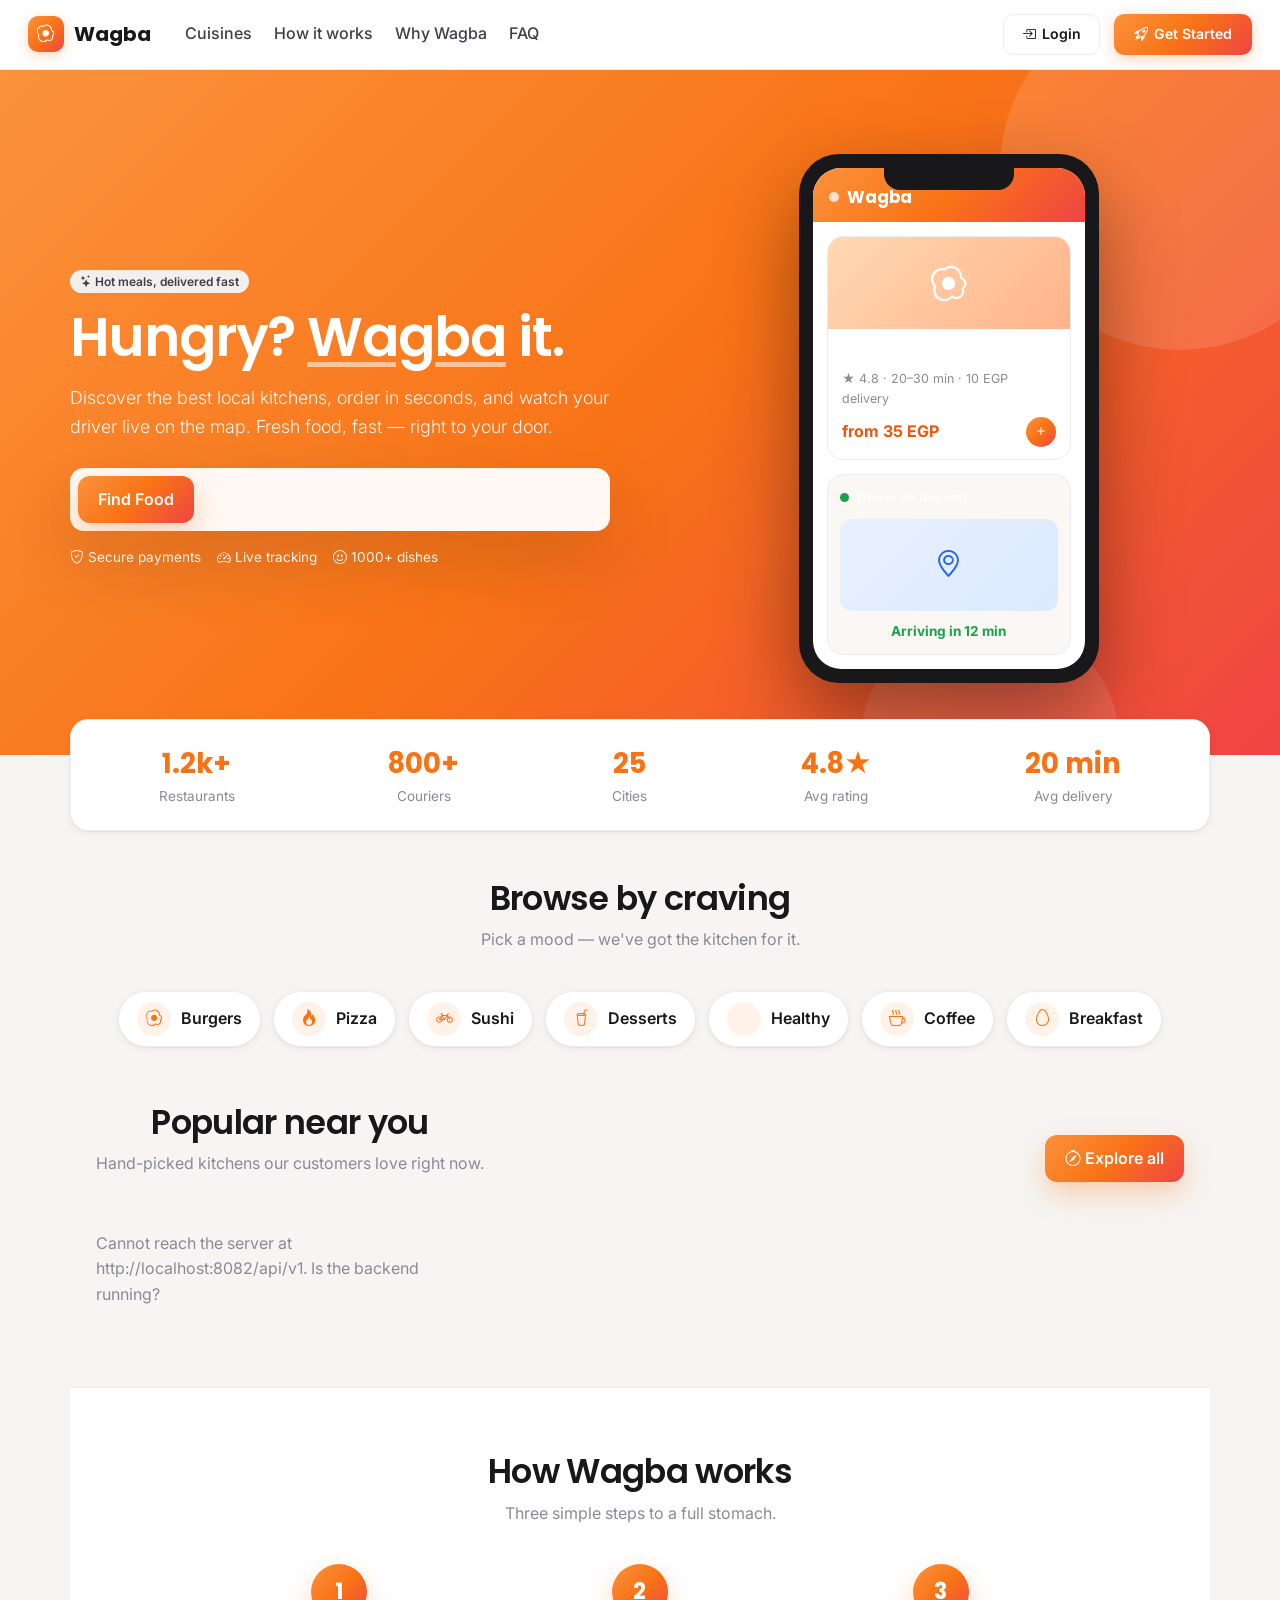
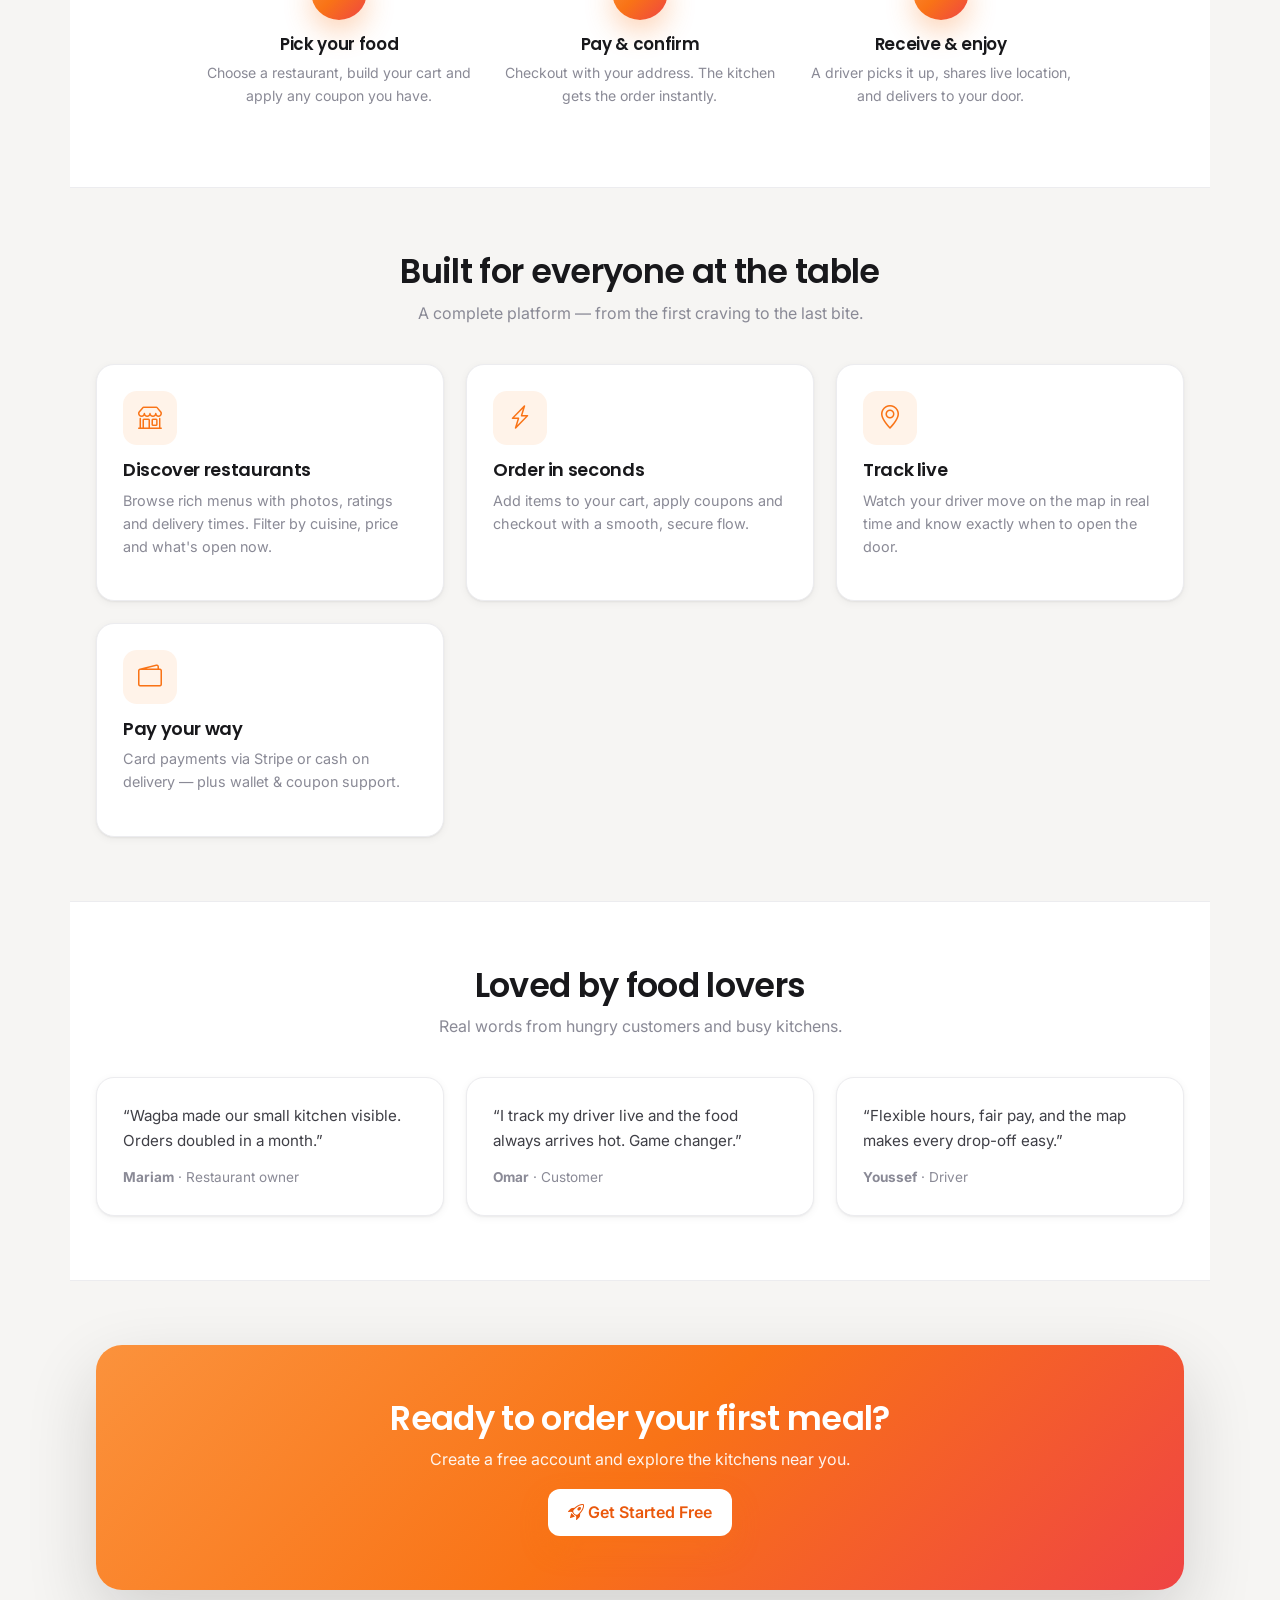
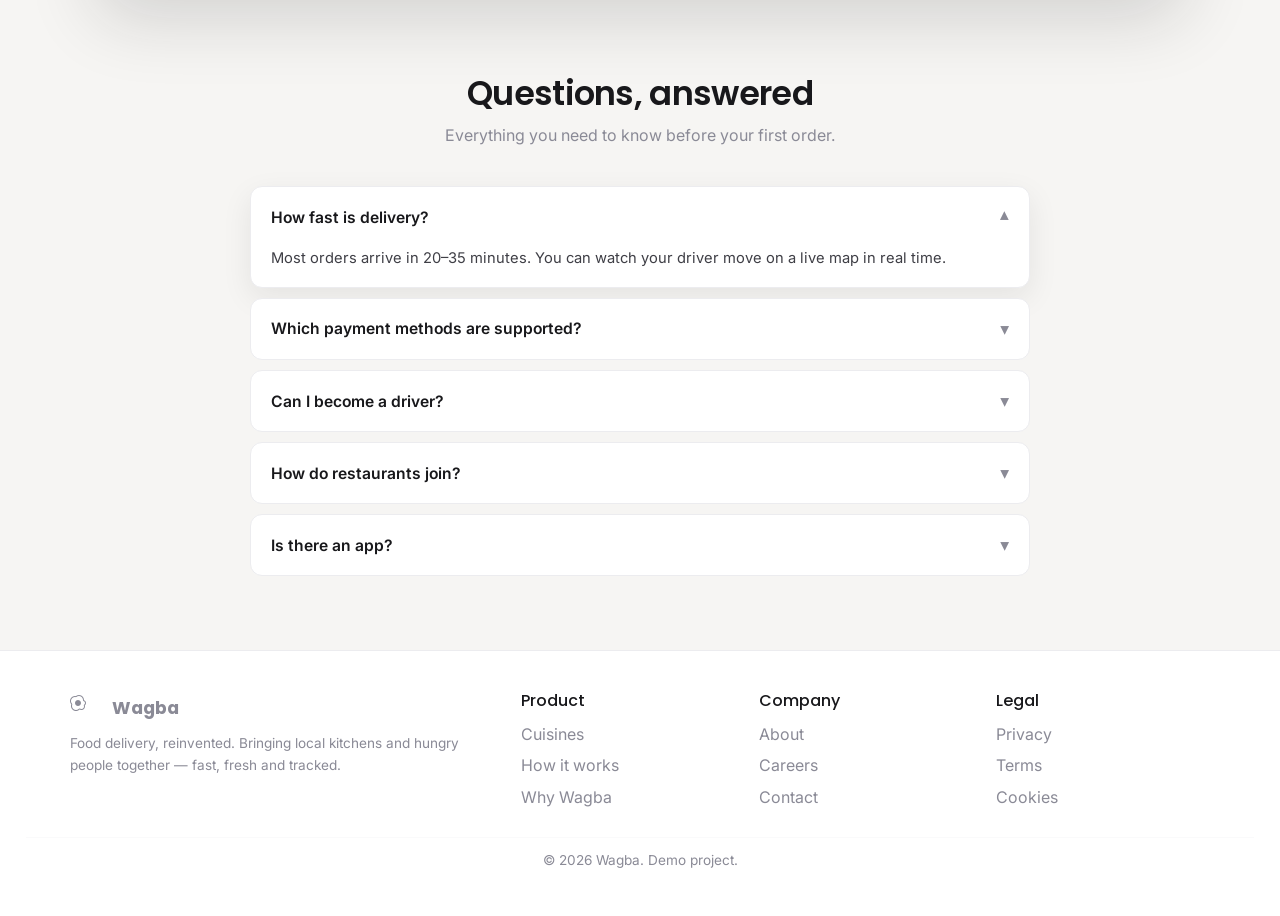
<file: wagba-food-delivery-system-Frontend/index.html>
<!DOCTYPE html>
<html lang="en">
<head>
  <meta charset="UTF-8">
  <meta name="viewport" content="width=device-width, initial-scale=1.0">
  <title>Wagba — Food Delivery, reinvented</title>
  <link rel="icon" href="data:image/svg+xml,<svg xmlns='http://www.w3.org/2000/svg' viewBox='0 0 100 100'><rect width='100' height='100' rx='20' fill='%23f97316'/><text x='50' y='68' text-anchor='middle' font-size='55' fill='white'>W</text></svg>">
  <link href="https://fonts.googleapis.com/css2?family=Inter:wght@400;500;600;700&family=Poppins:wght@500;600;700&display=swap" rel="stylesheet">
  <link href="https://cdn.jsdelivr.net/npm/bootstrap@5.3.3/dist/css/bootstrap.min.css" rel="stylesheet">
  <link href="https://cdn.jsdelivr.net/npm/bootstrap-icons@1.11.3/font/bootstrap-icons.min.css" rel="stylesheet">
  <link href="css/styles.css?v=54" rel="stylesheet">
</head>
<body>

<!-- Landing nav -->
<nav class="landing-nav">
  <a class="brand" href="index.html"><span class="logo"><i class="bi bi-egg-fried"></i></span> Wagba</a>
  <div class="links">
    <a href="#cuisines">Cuisines</a>
    <a href="#how">How it works</a>
    <a href="#why">Why Wagba</a>
    <a href="#faq">FAQ</a>
  </div>
  <div class="spacer"></div>
  <button class="btn-ghost" onclick="openAuth('login')"><i class="bi bi-box-arrow-in-right"></i> Login</button>
  <button class="btn-brand" onclick="openAuth('register')"><i class="bi bi-rocket-takeoff"></i> Get Started</button>
</nav>

<!-- Hero -->
<header class="hero">
  <div class="hero-grid">
    <div>
      <span class="badge-soft"><i class="bi bi-stars"></i> Hot meals, delivered fast</span>
      <h1 class="mt-3">Hungry? <span style="text-decoration:underline; text-underline-offset:6px; text-decoration-color:rgba(255,255,255,.55)">Wagba</span> it.</h1>
      <p class="lead">Discover the best local kitchens, order in seconds, and watch your driver live on the map. Fresh food, fast — right to your door.</p>
      <div class="hero-search">
        <button class="btn-brand" onclick="openAuth('register')">Find Food</button>
      </div>
      <div class="mt-3 d-flex gap-3 small muted" style="color:rgba(255,255,255,.92)">
        <span><i class="bi bi-shield-check" style="color:#fff"></i> Secure payments</span>
        <span><i class="bi bi-speedometer2" style="color:#fff"></i> Live tracking</span>
        <span><i class="bi bi-emoji-smile" style="color:#fff"></i> 1000+ dishes</span>
      </div>
    </div>

    <!-- App preview (phone mockup) -->
    <div class="hero-phone">
      <div class="hp-screen">
        <div class="hp-top"><span class="hp-dot"></span> Wagba</div>
        <div class="hp-card">
          <div class="hp-cover"><i class="bi bi-egg-fried"></i></div>
          <div class="hp-body">
            <div class="hp-name">Burger House</div>
            <div class="hp-meta">★ 4.8 · 20–30 min · 10 EGP delivery</div>
            <div class="hp-row"><span class="hp-price">from 35 EGP</span><span class="hp-btn"><i class="bi bi-plus"></i></span></div>
          </div>
        </div>
        <div class="hp-track">
          <div class="hp-track-head"><span class="live-dot"></span> Driver on the way</div>
          <div class="hp-map"><i class="bi bi-geo-alt"></i></div>
          <div class="hp-eta">Arriving in 12 min</div>
        </div>
      </div>
    </div>
  </div>
</header>

<!-- Stats strip (overlaps hero) -->
<section class="stats-strip">
  <div class="wrap">
    <div class="stat"><div class="num">1.2k+</div><div class="lbl">Restaurants</div></div>
    <div class="stat"><div class="num">800+</div><div class="lbl">Couriers</div></div>
    <div class="stat"><div class="num">25</div><div class="lbl">Cities</div></div>
    <div class="stat"><div class="num">4.8★</div><div class="lbl">Avg rating</div></div>
    <div class="stat"><div class="num">20 min</div><div class="lbl">Avg delivery</div></div>
  </div>
</section>

<!-- Cuisines -->
<section class="section" id="cuisines" style="padding-top:48px;padding-bottom:36px">
  <div style="text-align:center">
    <h2>Browse by craving</h2>
    <p class="lead-c">Pick a mood — we've got the kitchen for it.</p>
  </div>
  <div class="cat-tiles">
    <div class="cat-tile" onclick="openAuth('register')"><span class="ct-ic"><i class="bi bi-egg-fried"></i></span> <b>Burgers</b></div>
    <div class="cat-tile" onclick="openAuth('register')"><span class="ct-ic"><i class="bi bi-fire"></i></span> <b>Pizza</b></div>
    <div class="cat-tile" onclick="openAuth('register')"><span class="ct-ic"><i class="bi bi-bicycle"></i></span> <b>Sushi</b></div>
    <div class="cat-tile" onclick="openAuth('register')"><span class="ct-ic"><i class="bi bi-cup-straw"></i></span> <b>Desserts</b></div>
    <div class="cat-tile" onclick="openAuth('register')"><span class="ct-ic"><i class="bi bi-leaf"></i></span> <b>Healthy</b></div>
    <div class="cat-tile" onclick="openAuth('register')"><span class="ct-ic"><i class="bi bi-cup-hot"></i></span> <b>Coffee</b></div>
    <div class="cat-tile" onclick="openAuth('register')"><span class="ct-ic"><i class="bi bi-egg"></i></span> <b>Breakfast</b></div>
  </div>
</section>

<!-- Popular near you (loaded from API) -->
<section class="section" id="featured" style="padding-top:20px">
  <div class="d-flex justify-between align-center mb-3">
    <div><h2>Popular near you</h2><p class="lead-c">Hand-picked kitchens our customers love right now.</p></div>
    <button class="btn-brand" onclick="openAuth('register')"><i class="bi bi-compass"></i> Explore all</button>
  </div>
  <div id="featuredList" class="rest-grid"></div>
</section>

<!-- How it works -->
<section class="section" id="how" style="background:var(--surface);border-top:1px solid var(--line);border-bottom:1px solid var(--line);">
  <h2>How Wagba works</h2>
  <p class="lead-c">Three simple steps to a full stomach.</p>
  <div class="steps">
    <div class="step-card"><div class="num">1</div><h5>Pick your food</h5><p>Choose a restaurant, build your cart and apply any coupon you have.</p></div>
    <div class="step-card"><div class="num">2</div><h5>Pay & confirm</h5><p>Checkout with your address. The kitchen gets the order instantly.</p></div>
    <div class="step-card"><div class="num">3</div><h5>Receive & enjoy</h5><p>A driver picks it up, shares live location, and delivers to your door.</p></div>
  </div>
</section>

<!-- Why Wagba -->
<section class="section" id="why">
  <h2>Built for everyone at the table</h2>
  <p class="lead-c">A complete platform — from the first craving to the last bite.</p>
  <div class="feat-grid">
    <div class="feat"><div class="ic"><i class="bi bi-shop"></i></div><h4>Discover restaurants</h4><p>Browse rich menus with photos, ratings and delivery times. Filter by cuisine, price and what's open now.</p></div>
    <div class="feat"><div class="ic"><i class="bi bi-lightning-charge"></i></div><h4>Order in seconds</h4><p>Add items to your cart, apply coupons and checkout with a smooth, secure flow.</p></div>
    <div class="feat"><div class="ic"><i class="bi bi-geo-alt"></i></div><h4>Track live</h4><p>Watch your driver move on the map in real time and know exactly when to open the door.</p></div>
    <div class="feat"><div class="ic"><i class="bi bi-wallet2"></i></div><h4>Pay your way</h4><p>Card payments via Stripe or cash on delivery — plus wallet & coupon support.</p></div>
  </div>
</section>

<!-- Testimonials -->
<section class="section" style="background:var(--surface);border-top:1px solid var(--line);border-bottom:1px solid var(--line);">
  <h2>Loved by food lovers</h2>
  <p class="lead-c">Real words from hungry customers and busy kitchens.</p>
  <div class="feat-grid">
    <div class="feat"><div class="quote">“Wagba made our small kitchen visible. Orders doubled in a month.”</div><div class="who"><b>Mariam</b> · Restaurant owner</div></div>
    <div class="feat"><div class="quote">“I track my driver live and the food always arrives hot. Game changer.”</div><div class="who"><b>Omar</b> · Customer</div></div>
    <div class="feat"><div class="quote">“Flexible hours, fair pay, and the map makes every drop-off easy.”</div><div class="who"><b>Youssef</b> · Driver</div></div>
  </div>
</section>

<!-- CTA -->
<section class="section">
  <div class="cta">
    <h2>Ready to order your first meal?</h2>
    <p>Create a free account and explore the kitchens near you.</p>
    <button class="btn-brand" style="background:#fff;color:var(--brand-dark)" onclick="openAuth('register')"><i class="bi bi-rocket-takeoff"></i> Get Started Free</button>
  </div>
</section>

<!-- FAQ -->
<section class="section" style="padding-top:20px">
  <h2>Questions, answered</h2>
  <p class="lead-c">Everything you need to know before your first order.</p>
  <div class="faq">
    <details open><summary>How fast is delivery?</summary><div>Most orders arrive in 20–35 minutes. You can watch your driver move on a live map in real time.</div></details>
    <details><summary>Which payment methods are supported?</summary><div>We support secure card payments via Stripe, with a demo mode for testing. Coupons are applied at checkout.</div></details>
    <details><summary>Can I become a driver?</summary><div>Yes! Sign up, complete your vehicle profile, get approved by an admin, and start accepting deliveries near you.</div></details>
    <details><summary>How do restaurants join?</summary><div>Open a restaurant account, add your menu and storefront details, and an admin approves your profile before you go live.</div></details>
    <details><summary>Is there an app?</summary><div>Wagba runs beautifully in your browser on phone and desktop — no install needed.</div></details>
  </div>
</section>

<!-- Footer -->
<footer class="footer">
  <div class="grid">
    <div>
      <div class="d-flex align-center gap-2 mb-2"><span class="logo" style="width:34px;height:34px;font-size:1rem"><i class="bi bi-egg-fried"></i></span> <b style="font-family:var(--display);font-size:1.1rem">Wagba</b></div>
      <p class="small">Food delivery, reinvented. Bringing local kitchens and hungry people together — fast, fresh and tracked.</p>
    </div>
    <div><h6>Product</h6><a href="#cuisines">Cuisines</a><a href="#how">How it works</a><a href="#why">Why Wagba</a></div>
    <div><h6>Company</h6><a href="#">About</a><a href="#">Careers</a><a href="#">Contact</a></div>
    <div><h6>Legal</h6><a href="#">Privacy</a><a href="#">Terms</a><a href="#">Cookies</a></div>
  </div>
  <hr style="border-color:var(--line);margin:24px 0 12px">
  <p class="small text-center">© 2026 Wagba. Demo project.</p>
</footer>

<!-- Auth Modal -->
<div class="modal fade auth-modal" id="authModal" tabindex="-1">
  <div class="modal-dialog modal-dialog-centered">
    <div class="modal-content">
      <div class="modal-body p-4">
        <div class="d-flex justify-between align-center mb-3">
          <h4 class="modal-title" id="authTitle">Welcome back</h4>
          <button class="icon-btn" data-bs-dismiss="modal"><i class="bi bi-x-lg"></i></button>
        </div>

        <div class="auth-tabs mb-3">
          <button id="tabLogin" class="active" onclick="setAuthTab('login')">Login</button>
          <button id="tabRegister" onclick="setAuthTab('register')">Register</button>
        </div>

        <div id="alertBox"></div>

        <!-- Login -->
        <div id="loginView">
          <div class="mb-2"><label class="form-label" for="lEmail">Email</label><input id="lEmail" type="email" autocomplete="email" class="form-control" placeholder="you@example.com"></div>
          <div class="mb-3"><label class="form-label" for="lPass">Password</label><input id="lPass" type="password" autocomplete="current-password" class="form-control" placeholder="••••••••"></div>
          <button class="btn-brand w-100" onclick="doLogin(event)">Login</button>
          <div class="mt-2 text-center small"><a href="#" onclick="setAuthTab('forgot');return false;">Forgot password?</a></div>
        </div>

        <!-- Register -->
        <div id="registerView" class="d-none">
          <div class="mb-2"><label class="form-label" for="rName">Full name</label><input id="rName" autocomplete="name" class="form-control" placeholder="Ahmed"></div>
          <div class="mb-2"><label class="form-label" for="rEmail">Email</label><input id="rEmail" type="email" autocomplete="email" class="form-control" placeholder="you@example.com"></div>
          <div class="mb-2"><label class="form-label" for="rPass">Password</label><input id="rPass" type="password" autocomplete="new-password" class="form-control" placeholder="At least 8 characters">
            <div class="form-hint">Minimum 8 characters.</div></div>
          <div class="mb-3"><label class="form-label" for="rRole">I want to</label>
            <select id="rRole" class="form-select">
              <option value="CUSTOMER">Order food (Customer)</option>
              <option value="RESTAURANT_OWNER">Open a restaurant</option>
              <option value="DRIVER">Deliver with Wagba</option>
            </select></div>
          <button class="btn-brand w-100" onclick="doRegister(event)">Create account</button>
        </div>

        <!-- Verify -->
        <div id="verifyView" class="d-none">
          <p class="text-muted small">We sent a verification code to <strong id="vEmailHint">your email</strong>. Paste it below to activate your account.</p>
          <div class="mb-2"><label class="form-label" for="vToken">Verification code</label><input id="vToken" class="form-control" placeholder="Paste the code from the email"></div>
          <button class="btn-brand w-100" onclick="doVerify(event)">Verify email</button>
          <div class="mt-2 text-center small"><a href="#" onclick="setAuthTab('login');return false;">Already verified? Log in</a></div>
        </div>

        <!-- Role selection (only when the server says the role is still unset) -->
        <div id="roleView" class="d-none">
          <p class="text-muted small">Your email is verified. Tell us how you want to use Wagba.</p>
          <div class="mb-3"><label class="form-label" for="sRole">I want to</label>
            <select id="sRole" class="form-select">
              <option value="CUSTOMER">Order food (Customer)</option>
              <option value="RESTAURANT_OWNER">Open a restaurant</option>
              <option value="DRIVER">Deliver with Wagba</option>
            </select></div>
          <button class="btn-brand w-100" onclick="doSelectRole(event)">Continue</button>
        </div>

        <!-- Forgot -->
        <div id="forgotView" class="d-none">
          <div class="mb-2"><label class="form-label" for="fEmail">Email</label><input id="fEmail" type="email" autocomplete="email" class="form-control" placeholder="you@example.com"></div>
          <button class="btn-brand w-100" onclick="doForgot(event)">Send reset code</button>
          <div id="resetBox" class="mt-3 d-none">
            <div class="mb-2"><label class="form-label" for="fToken">Reset code</label><input id="fToken" class="form-control" placeholder="Paste the code from the email"></div>
            <div class="mb-2"><label class="form-label" for="fNew">New password</label><input id="fNew" type="password" autocomplete="new-password" class="form-control" placeholder="At least 8 characters"></div>
            <button class="btn-brand w-100" onclick="doReset(event)">Reset password</button>
          </div>
          <div class="mt-2 text-center small"><a href="#" onclick="setAuthTab('login');return false;">Back to login</a></div>
        </div>
      </div>
    </div>
  </div>
</div>

<script src="https://cdn.jsdelivr.net/npm/bootstrap@5.3.3/dist/js/bootstrap.bundle.min.js"></script>
<script src="js/common.js?v=52"></script>
<script>
  let _pendingEmail = '';
  let _pendingRole = '';

  // Already signed in? Go straight to the dashboard instead of showing the pitch.
  (function resumeSession() {
    if (!getToken()) return;
    api('/auth/me').then(me => { setUser(me); location.href = dashFor(me.role); }).catch(() => clearAuth());
  })();

  // ---- featured restaurants (public) ----
  (async function loadFeatured() {
    const el = document.getElementById('featuredList');
    if (!el) return;
    el.innerHTML = '<div class="skeleton" style="height:104px;border-radius:var(--radius)"></div>'.repeat(3);
    try {
      const page = await api('/restaurants?page=0&size=6', 'GET', null, false);
      const list = page.content || [];
      if (!list.length) { el.innerHTML = '<p class="muted">No restaurants yet — be the first to join!</p>'; return; }
      el.innerHTML = list.map(r => `
        <div class="rest-card" onclick="openAuth('register')">
          <div class="rc-logo">${r.imageUrl ? `<img src="${escapeHtml(r.imageUrl)}" alt="" onerror="onImgError(this,'${escapeHtml(r.name)}')">` : `<i class="bi bi-shop"></i>`}</div>
          <div class="rc-body">
            <div class="rc-line">
              <div class="rc-name">${escapeHtml(r.name)}</div>
              ${r.cuisine ? `<span class="rc-cuisine">${escapeHtml(r.cuisine)}</span>` : ''}
            </div>
            <div class="rc-meta">
              <span>${r.avgRating ? `<i class="bi bi-star-fill text-warning"></i> ${Number(r.avgRating).toFixed(1)}` : '<i class="bi bi-star"></i> New on Wagba'}</span>
              <span><i class="bi bi-truck"></i> ${r.deliveryFee != null ? money(r.deliveryFee) : 'Delivery fee varies'}</span>
              <span><i class="bi bi-bag"></i> ${r.minOrderTotal ? `min ${money(r.minOrderTotal)}` : 'No minimum order'}</span>
            </div>
          </div>
          <button class="rc-view" type="button" aria-label="Open sign up"><i class="bi bi-arrow-right"></i></button>
        </div>`).join('');
    } catch (e) {
      el.innerHTML = `<p class="muted">${escapeHtml(e.message)}</p>`;
    }
  })();

  function openAuth(tab) { setAuthTab(tab || 'login'); new bootstrap.Modal(document.getElementById('authModal')).show(); }
  function setAuthTab(tab) {
    ['login','register','verify','forgot','role'].forEach(t => {
      const v = document.getElementById(t + 'View');
      if (v) v.classList.toggle('d-none', t !== tab);
    });
    document.getElementById('tabLogin').classList.toggle('active', tab === 'login');
    document.getElementById('tabRegister').classList.toggle('active', tab === 'register');
    document.getElementById('authTitle').textContent =
      tab === 'register' ? 'Create your account'
      : tab === 'forgot' ? 'Reset password'
      : tab === 'verify' ? 'Verify your email'
      : tab === 'role' ? 'Choose your account type'
      : 'Welcome back';
    clearAlert('alertBox');
  }

  /** Disables a button while its request is in flight so it cannot be double-submitted. */
  async function withBusy(btn, label, fn) {
    if (!btn || btn.disabled) return;
    const original = btn.innerHTML;
    btn.disabled = true;
    btn.innerHTML = `<span class="spinner-border spinner-border-sm"></span> ${label}`;
    try { await fn(); }
    finally { btn.disabled = false; btn.innerHTML = original; }
  }
  function val(id) { const e = document.getElementById(id); return e ? e.value.trim() : ''; }
  function isEmail(s) { return /^[^\s@]+@[^\s@]+\.[^\s@]+$/.test(s); }

  async function doLogin(ev) {
    clearAlert('alertBox');
    const email = val('lEmail'), password = document.getElementById('lPass').value;
    if (!isEmail(email)) { showAlert('alertBox', 'warning', 'Enter a valid email address'); return; }
    if (!password) { showAlert('alertBox', 'warning', 'Enter your password'); return; }
    await withBusy(ev && ev.target.closest('button'), 'Signing in…', async () => {
      try {
        // POST /auth/login returns an AuthResponse object, not a bare token.
        const res = await api('/auth/login', 'POST', { email, password }, false);
        await afterAuth(res, true);
      } catch (e) { showAlert('alertBox', 'danger', e.message); }
    });
  }

  async function doRegister(ev) {
    clearAlert('alertBox');
    const body = { name: val('rName'), email: val('rEmail'),
                   password: document.getElementById('rPass').value, role: val('rRole') };
    if (!body.name) { showAlert('alertBox', 'warning', 'Enter your full name'); return; }
    if (!isEmail(body.email)) { showAlert('alertBox', 'warning', 'Enter a valid email address'); return; }
    if (body.password.length < 8) { showAlert('alertBox', 'warning', 'Password must be at least 8 characters'); return; }
    await withBusy(ev && ev.target.closest('button'), 'Creating…', async () => {
      try {
        await api('/auth/register', 'POST', body, false);
        _pendingEmail = body.email;
        _pendingRole = body.role;
        const hint = document.getElementById('vEmailHint');
        if (hint) hint.textContent = body.email;
        showAlert('alertBox', 'success', 'Account created! Check your inbox for the verification code.');
        setAuthTab('verify');
      } catch (e) { showAlert('alertBox', 'danger', e.message); }
    });
  }

  async function doVerify(ev) {
    clearAlert('alertBox');
    const token = val('vToken');
    if (!token) { showAlert('alertBox', 'warning', 'Paste the code from your email'); return; }
    await withBusy(ev && ev.target.closest('button'), 'Verifying…', async () => {
      try {
        // The role chosen at sign-up is applied server-side during verification, so
        // select-role is only needed when the server says it still is.
        const res = await api('/auth/verify-email', 'POST', { email: _pendingEmail, token }, false);
        if (res && res.roleSelectionRequired) {
          if (_pendingRole) {
            await api('/auth/select-role', 'POST', { email: _pendingEmail, role: _pendingRole }, false);
          } else {
            showAlert('alertBox', 'success', 'Email verified. Pick what you want to do on Wagba.');
            setAuthTab('role');
            return;
          }
        }
        showAlert('alertBox', 'success', (res && res.message) || 'Email verified. You can log in now.');
        const le = document.getElementById('lEmail'); if (le) le.value = _pendingEmail;
        setTimeout(() => setAuthTab('login'), 900);
      } catch (e) { showAlert('alertBox', 'danger', e.message); }
    });
  }

  async function doSelectRole(ev) {
    clearAlert('alertBox');
    await withBusy(ev && ev.target.closest('button'), 'Saving…', async () => {
      try {
        await api('/auth/select-role', 'POST', { email: _pendingEmail, role: val('sRole') }, false);
        showAlert('alertBox', 'success', 'All set — please log in.');
        const le = document.getElementById('lEmail'); if (le) le.value = _pendingEmail;
        setTimeout(() => setAuthTab('login'), 900);
      } catch (e) { showAlert('alertBox', 'danger', e.message); }
    });
  }

  async function doForgot(ev) {
    clearAlert('alertBox');
    const email = val('fEmail');
    if (!isEmail(email)) { showAlert('alertBox', 'warning', 'Enter a valid email address'); return; }
    await withBusy(ev && ev.target.closest('button'), 'Sending…', async () => {
      try {
        await api('/auth/forgot-password', 'POST', { email }, false);
        showAlert('alertBox', 'success', 'If that email is registered, a reset code is on its way.');
        document.getElementById('resetBox').classList.remove('d-none');
      } catch (e) { showAlert('alertBox', 'danger', e.message); }
    });
  }

  async function doReset(ev) {
    clearAlert('alertBox');
    const newPassword = document.getElementById('fNew').value;
    if (!val('fToken')) { showAlert('alertBox', 'warning', 'Enter the reset code'); return; }
    if (newPassword.length < 8) { showAlert('alertBox', 'warning', 'Password must be at least 8 characters'); return; }
    await withBusy(ev && ev.target.closest('button'), 'Resetting…', async () => {
      try {
        await api('/auth/reset-password', 'POST',
          { email: val('fEmail'), token: val('fToken'), newPassword }, false);
        showAlert('alertBox', 'success', 'Password reset. You can log in now.');
        const le = document.getElementById('lEmail'); if (le) le.value = val('fEmail');
        setTimeout(() => setAuthTab('login'), 900);
      } catch (e) { showAlert('alertBox', 'danger', e.message); }
    });
  }

  // Enter submits the visible form.
  document.getElementById('authModal').addEventListener('keydown', (e) => {
    if (e.key !== 'Enter') return;
    const view = ['login','register','verify','forgot','role']
      .map(t => document.getElementById(t + 'View'))
      .find(v => v && !v.classList.contains('d-none'));
    if (!view) return;
    const btn = view.querySelector('button.btn-brand:not([disabled])');
    if (btn) { e.preventDefault(); btn.click(); }
  });
</script>
</body>
</html>
</file>
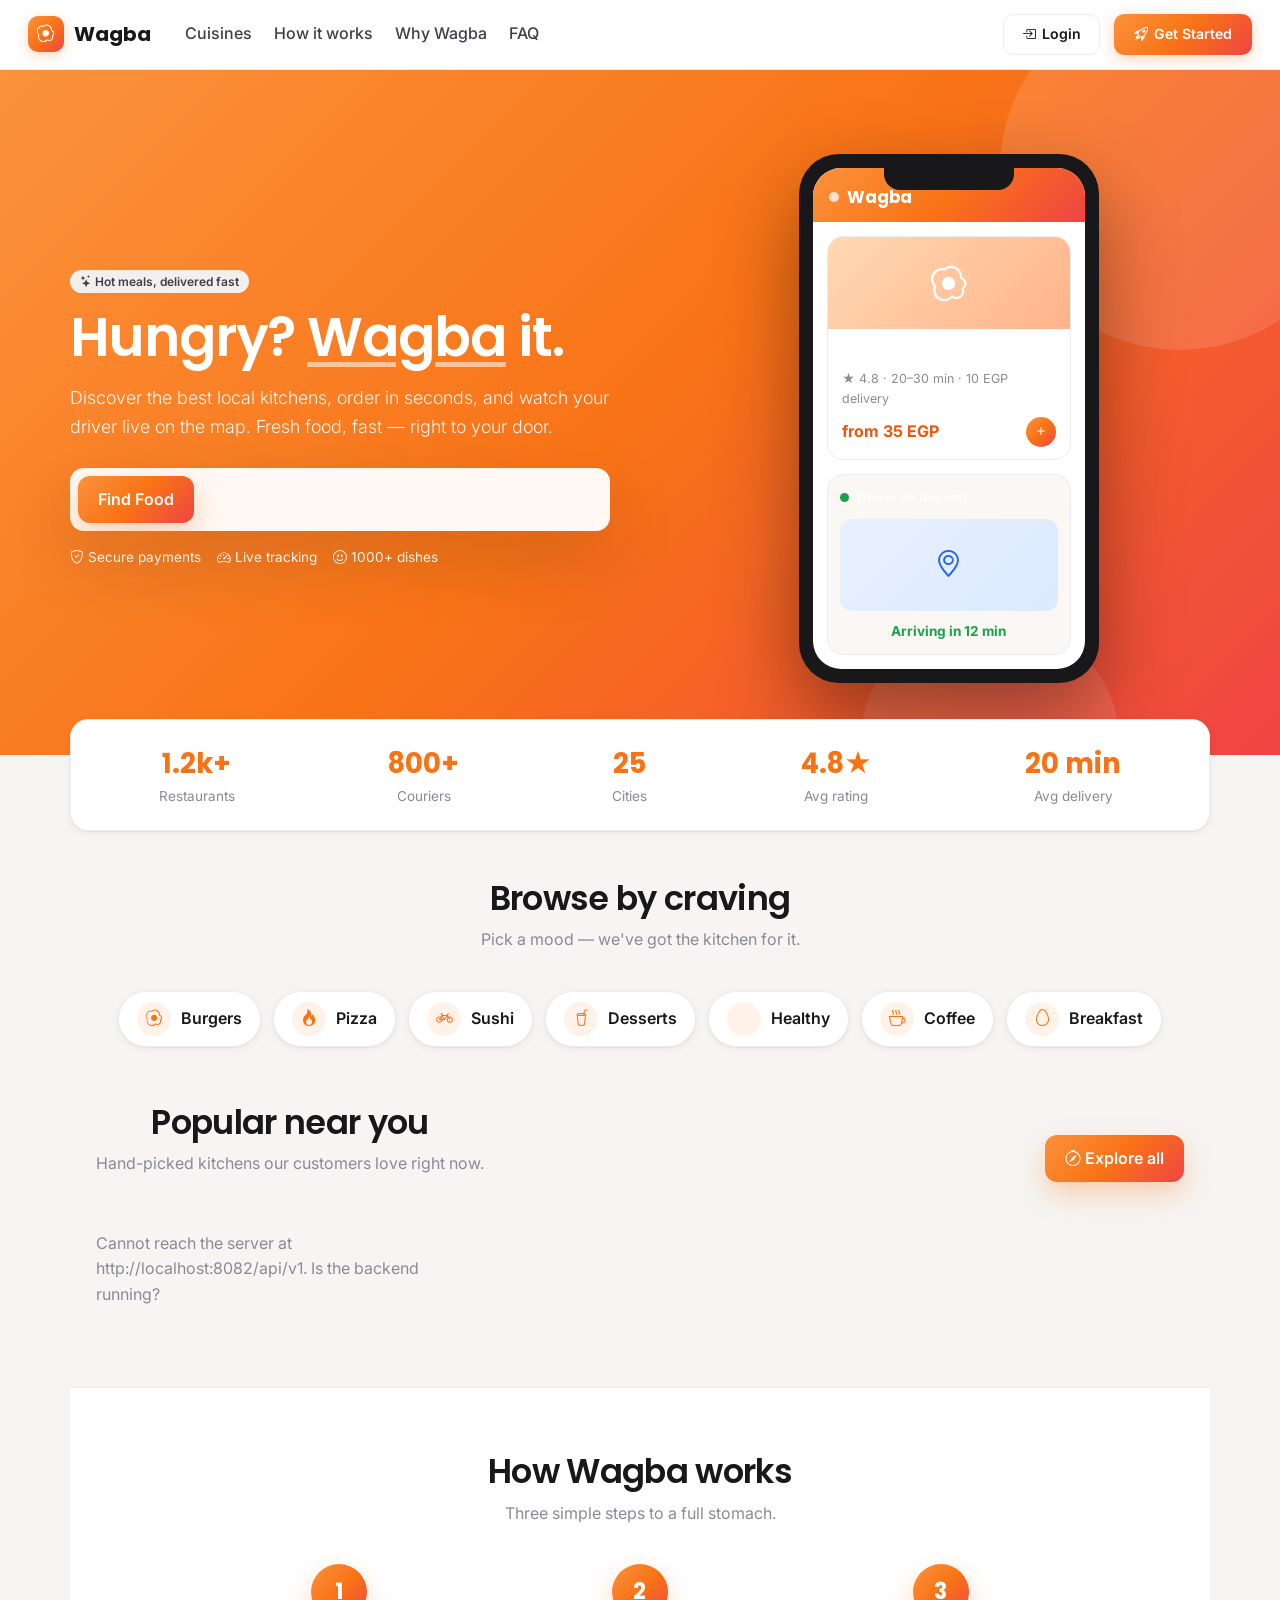
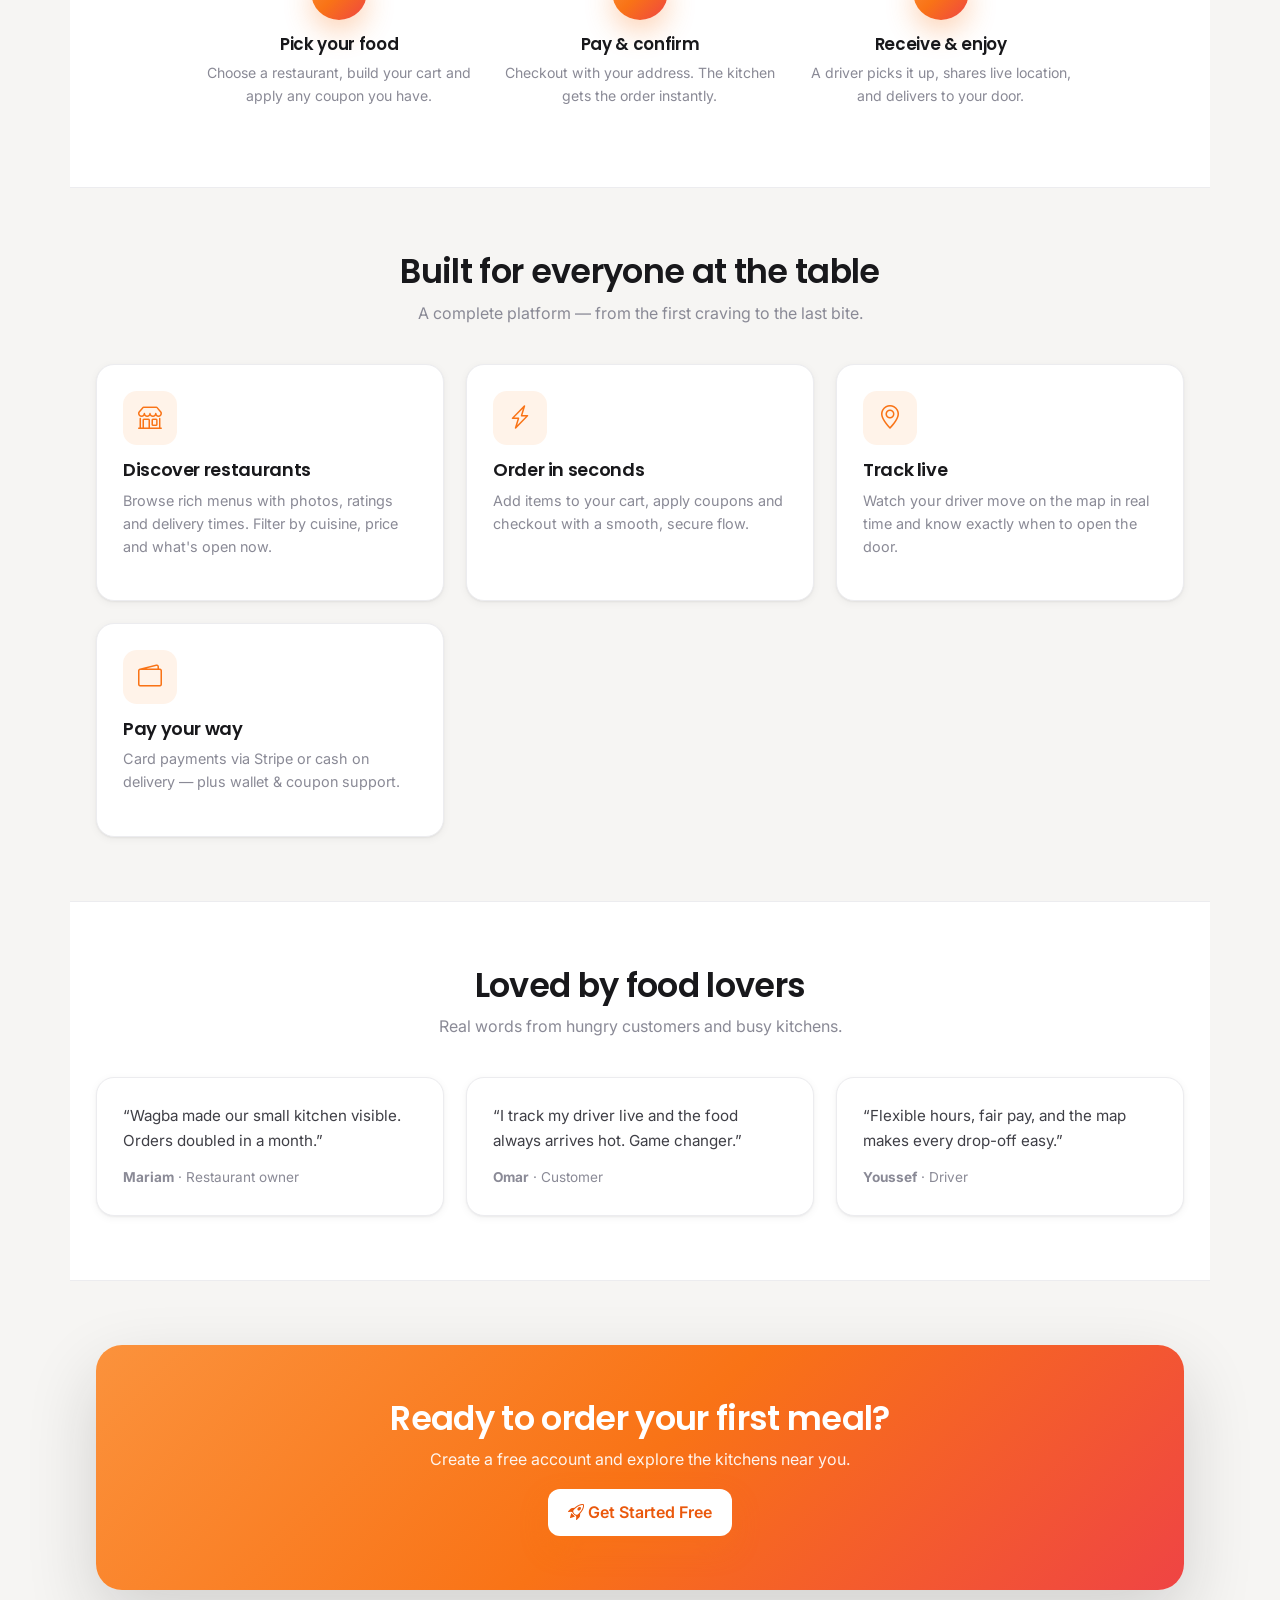
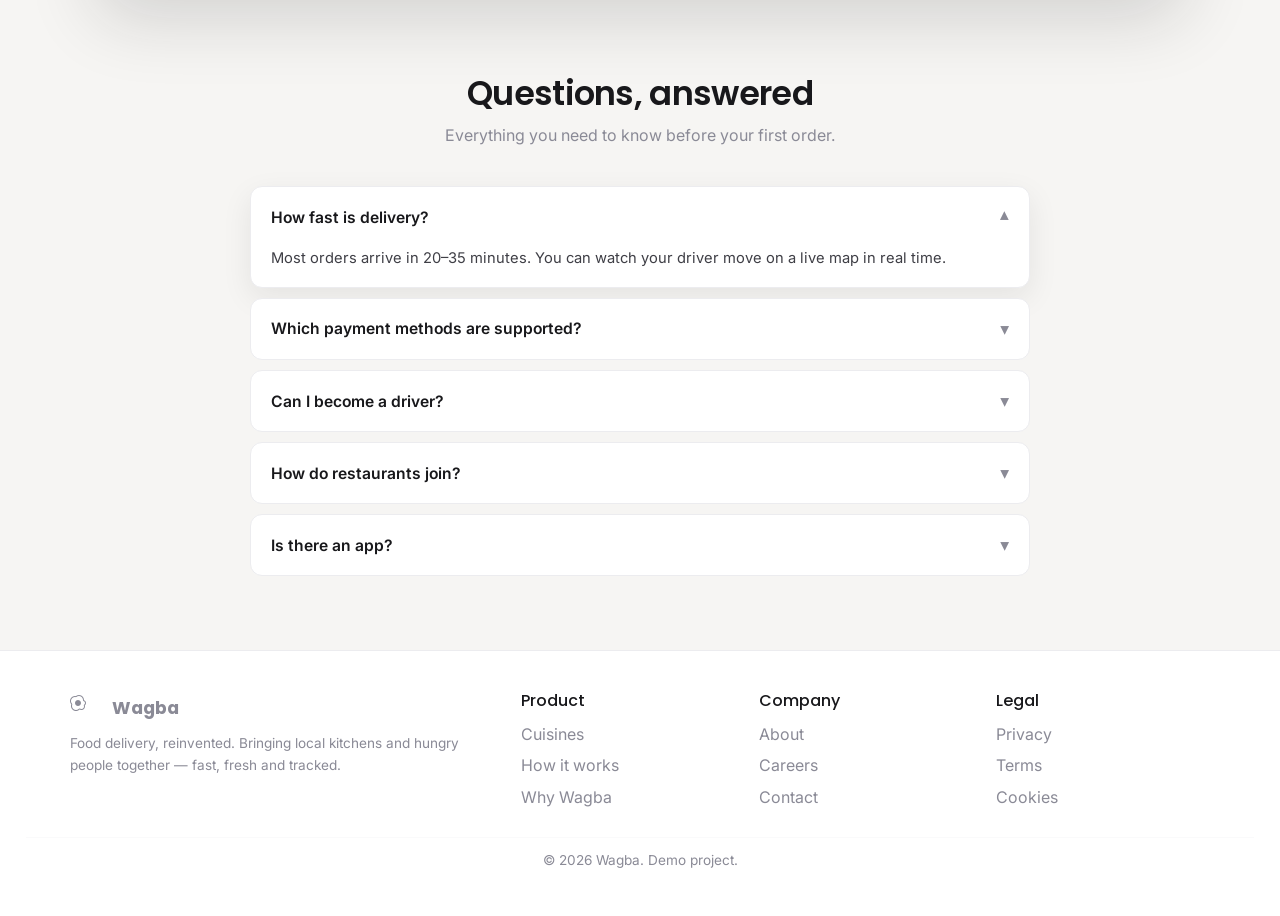
<file: wagba-food-delivery-system-Frontend/admin.html>
<!DOCTYPE html>
<html lang="en">
<head>
  <meta charset="UTF-8">
  <meta name="viewport" content="width=device-width, initial-scale=1.0">
  <title>Wagba · Admin</title>
  <link rel="icon" href="data:image/svg+xml,<svg xmlns='http://www.w3.org/2000/svg' viewBox='0 0 100 100'><rect width='100' height='100' rx='20' fill='%23f97316'/><text x='50' y='68' text-anchor='middle' font-size='55' fill='white'>W</text></svg>">
  <link href="https://fonts.googleapis.com/css2?family=Inter:wght@400;500;600;700&family=Poppins:wght@500;600;700&display=swap" rel="stylesheet">
  <link href="https://cdn.jsdelivr.net/npm/bootstrap@5.3.3/dist/css/bootstrap.min.css" rel="stylesheet">
  <link href="https://cdn.jsdelivr.net/npm/bootstrap-icons@1.11.3/font/bootstrap-icons.min.css" rel="stylesheet">
  <link href="css/styles.css?v=54" rel="stylesheet">
</head>
<body>
  <div class="app-shell">
    <aside class="sidebar">
      <div class="side-brand"><span class="logo"><i class="bi bi-sliders"></i></span> Wagba</div>
      <a class="side-link active" data-view="overview" onclick="navTo('overview')"><i class="bi bi-grid-1x2"></i> <span>Overview</span></a>
      <a class="side-link" data-view="restaurants" onclick="navTo('restaurants')"><i class="bi bi-shop"></i> <span>Restaurants</span></a>
      <a class="side-link" data-view="drivers" onclick="navTo('drivers')"><i class="bi bi-bicycle"></i> <span>Drivers</span></a>
      <a class="side-link" data-view="users" onclick="navTo('users')"><i class="bi bi-people"></i> <span>Users</span></a>
      <a class="side-link" data-view="coupons" onclick="navTo('coupons')"><i class="bi bi-ticket-perforated"></i> <span>Coupons</span></a>
      <a class="side-link" data-view="settings" onclick="navTo('settings')"><i class="bi bi-gear"></i> <span>Settings</span></a>
      <div class="side-user" id="sideUser"></div>
    </aside>

    <div class="main">
      <div id="nav"></div>
      <header class="topbar">
        <div>
          <h1 id="pageTitle">Overview</h1>
          <div class="sub" id="pageSub">Platform at a glance</div>
        </div>
      </header>
      <div class="content">
        <div id="alertBox"></div>

        <div id="view-overview" class="view">
          <div class="dash-hero">
            <div class="dh-ic"><i class="bi bi-sliders"></i></div>
            <div><div class="dh-title">Wagba Control Center</div><div class="dh-sub">Keep the marketplace healthy — approve, monitor and grow.</div></div>
          </div>
          <div id="ovStats" class="row g-3 mb-3"></div>
          <div id="ovOrders" class="mb-3"></div>
          <div class="row g-3">
            <div class="col-lg-6"><div class="card"><div class="card-body">
              <div class="section-head"><span class="sh-ic"><i class="bi bi-shop"></i></span><div><h5 class="mb-0">Pending restaurants</h5></div><a class="btn btn-sm btn-soft sh-action" onclick="navTo('restaurants')">Manage</a></div>
              <div id="ovRest"></div>
            </div></div></div>
            <div class="col-lg-6"><div class="card"><div class="card-body">
              <div class="section-head"><span class="sh-ic"><i class="bi bi-bicycle"></i></span><div><h5 class="mb-0">Pending drivers</h5></div><a class="btn btn-sm btn-soft sh-action" onclick="navTo('drivers')">Manage</a></div>
              <div id="ovDrivers"></div>
            </div></div></div>
          </div>
        </div>

        <div id="view-restaurants" class="view d-none">
          <div class="card p-3 mb-3"><div class="row g-2 align-center">
            <div class="col-md-3"><select id="restFilter" class="form-select" onchange="loadRestaurants()"><option value="PENDING">Pending approval</option><option value="APPROVED">Approved</option><option value="REJECTED">Rejected</option><option value="SUSPENDED">Suspended</option><option value="INACTIVE">Inactive</option><option value="">All</option></select></div>
            <div class="col-md-6"><input id="restSearch" class="form-control" placeholder="Search by name or cuisine…" oninput="loadRestaurants()"></div>
          </div></div>
          <div id="restList" class="row g-3"></div>
        </div>

        <div id="view-drivers" class="view d-none">
          <div class="card p-3 mb-3"><div class="row g-2 align-center">
            <div class="col-md-3"><select id="drvFilter" class="form-select" onchange="loadDrivers()"><option value="PENDING">Pending approval</option><option value="APPROVED">Approved</option><option value="REJECTED">Rejected</option><option value="SUSPENDED">Suspended</option><option value="INACTIVE">Inactive</option><option value="">All</option></select></div>
            <div class="col-md-6"><input id="drvSearch" class="form-control" placeholder="Search by name or email…" oninput="loadDrivers()"></div>
          </div></div>
          <div id="driverList" class="row g-3"></div>
        </div>

        <div id="view-users" class="view d-none">
          <div class="card p-3 mb-3"><input id="userSearch" class="form-control" placeholder="Search users by name or email…" oninput="loadUsers()"></div>
          <div class="card"><div class="card-body"><div class="scroll-x"><table class="table wagba"><thead><tr><th>ID</th><th>Name</th><th>Email</th><th>Role</th><th>Status</th></tr></thead><tbody id="userRows"></tbody></table></div></div></div>
        </div>

        <div id="view-coupons" class="view d-none">
          <div class="row g-3">
            <div class="col-lg-6"><div class="card"><div class="card-body">
              <h5>Create coupon</h5>
              <div id="couponAlert"></div>
              <div class="mb-2"><label class="form-label">Code</label><input id="cCode" class="form-control"></div>
              <div class="mb-2"><label class="form-label">Description</label><input id="cDesc" class="form-control"></div>
              <div class="row g-2">
                <div class="col-6"><label class="form-label">Type</label><select id="cType" class="form-select"><option value="PERCENTAGE">Percentage</option><option value="FIXED">Fixed (EGP)</option></select></div>
                <div class="col-6"><label class="form-label">Value</label><input id="cValue" type="number" step="0.01" class="form-control"></div>
              </div>
              <div class="row g-2 mt-1">
                <div class="col-6"><label class="form-label">Min order</label><input id="cMin" type="number" step="0.01" class="form-control"></div>
                <div class="col-6"><label class="form-label">Expiry</label><input id="cExp" type="date" class="form-control"></div>
              </div>
              <button class="btn-brand mt-3" onclick="createCoupon()">Create</button>
            </div></div></div>
            <div class="col-lg-6"><div class="card"><div class="card-body">
              <h5>Assign coupon to user</h5>
              <div id="assignAlert"></div>
              <div class="mb-2"><label class="form-label">User ID</label><input id="aUserId" type="number" class="form-control"></div>
              <div class="mb-2"><label class="form-label">Coupon code</label><input id="aCode" class="form-control"></div>
              <button class="btn-brand mt-2" onclick="assignCoupon()">Assign</button>
            </div></div></div>
          </div>
          <div class="card mt-3"><div class="card-body">
            <h5>Coupons</h5>
            <div id="couponList" class="row g-2"></div>
          </div></div>
        </div>

        <!-- SETTINGS -->
        <div id="view-settings" class="view d-none"></div>
      </div>
    </div>
  </div>

  <!-- Edit restaurant modal -->
  <div class="modal fade" id="editRestModal" tabindex="-1">
    <div class="modal-dialog modal-dialog-centered">
      <div class="modal-content">
        <div class="modal-header"><h5 class="modal-title">Edit restaurant</h5><button class="icon-btn" data-bs-dismiss="modal"><i class="bi bi-x-lg"></i></button></div>
        <div class="modal-body">
          <div id="editRestAlert"></div>
          <input type="hidden" id="editRestId">
          <div class="mb-2"><label class="form-label">Name</label><input id="editRestName" class="form-control"></div>
          <div class="mb-2"><label class="form-label">Cuisine</label><input id="editRestCuisine" class="form-control" placeholder="e.g. Grill"></div>
        </div>
        <div class="modal-footer"><button class="btn-ghost" data-bs-dismiss="modal">Cancel</button><button class="btn-brand" onclick="saveEditRestaurant()">Save</button></div>
      </div>
    </div>
  </div>

  <!-- Driver performance modal -->
  <div class="modal fade" id="drvPerfModal" tabindex="-1">
    <div class="modal-dialog modal-dialog-centered">
      <div class="modal-content">
        <div class="modal-header"><h5 class="modal-title"><i class="bi bi-graph-up"></i> Driver Performance</h5><button class="icon-btn" data-bs-dismiss="modal"><i class="bi bi-x-lg"></i></button></div>
        <div class="modal-body"><div id="drvPerf"></div></div>
      </div>
    </div>
  </div>

  <script src="https://cdn.jsdelivr.net/npm/bootstrap@5.3.3/dist/js/bootstrap.bundle.min.js"></script>
  <nav class="bottom-nav" id="bottomNav"></nav>
  <script src="js/common.js?v=52"></script>
  <script src="js/admin.js?v=44"></script>
</body>
</html>
</file>
<file: wagba-food-delivery-system-Frontend/css/styles.css>
/* ============================================================
   Wagba — Food Delivery UI (redesign)
   Professional + appetite-stimulating (warm orange/red)
   Single, cohesive design system. Every class the JS uses
   is preserved so functionality is untouched.
   ============================================================ */

:root {
  /* Brand — warm, hungry */
  --brand: #f97316;
  --brand-dark: #ea580c;
  --brand-darker: #c2410c;
  --brand-soft: #fff3e9;
  --gradient: linear-gradient(135deg, #fb923c 0%, #f97316 50%, #ef4444 100%);
  --gradient-soft: linear-gradient(135deg, #fff7f0, #fff1e7);

  /* Neutrals */
  --ink: #18181b;
  --ink-2: #3f3f46;
  --muted: #8a8a96;
  --line: #ececef;
  --line-2: #f2f2f4;
  --surface: #ffffff;
  --surface-2: #faf7f5;
  --surface-3: #f3efec;
  --bg: #f6f5f3;

  /* Feedback */
  --ok: #16a34a;
  --ok-dark: #15803d;
  --ok-soft: #e8f6ee;
  --warn: #d97706;
  --warn-dark: #b45309;
  --warn-soft: #fdf2e3;
  --danger: #e23744;
  --danger-dark: #b91c1c;
  --danger-soft: #fdecee;
  --info: #2563eb;
  --info-dark: #1d4ed8;
  --info-soft: #e8f0fe;
  --accent: #f59e0b;
  --accent-dark: #b45309;
  --violet: #7c3aed;
  --violet-soft: #f1e9fe;

  /* Shape & depth */
  --radius: 18px;
  --radius-sm: 12px;
  --radius-xs: 9px;
  --shadow-sm: 0 1px 2px rgba(24,24,27,.05), 0 2px 8px rgba(24,24,27,.05);
  --shadow: 0 10px 30px rgba(24,24,27,.08);
  --shadow-lg: 0 28px 70px rgba(24,24,27,.16);
  --shadow-brand: 0 12px 28px rgba(249,115,22,.30);

  --sidebar-w: 268px;
  --font: 'Inter', system-ui, -apple-system, 'Segoe UI', Roboto, sans-serif;
  --display: 'Poppins', var(--font);
}

* { box-sizing: border-box; }
html { margin: 0; padding: 0; scroll-behavior: smooth; }
body {
  font-family: var(--font);
  color: var(--ink);
  background:
    radial-gradient(1100px 520px at 100% -10%, rgba(249,115,22,.06), transparent 55%),
    var(--bg);
  line-height: 1.6;
  margin: 0;
  -webkit-font-smoothing: antialiased;
}
::selection { background: color-mix(in srgb, var(--brand) 22%, transparent); color: var(--ink); }
h1,h2,h3,h4,h5 { font-family: var(--display); font-weight: 600; color: var(--ink); letter-spacing: -.02em; }
a { text-decoration: none; color: inherit; }
.muted { color: var(--muted); }
.small { font-size: .85rem; }
.gradient-text { background: var(--gradient); -webkit-background-clip: text; background-clip: text; color: transparent; }
.logo-mark { width: 54px; height: 54px; font-size: 1.4rem; background: var(--gradient); color: #fff; border-radius: 14px; display: grid; place-items: center; flex: 0 0 auto; box-shadow: var(--shadow-brand); }

/* ---------- Buttons ---------- */
.btn-brand {
  background: var(--gradient); color: #fff; border: none; border-radius: var(--radius-sm);
  padding: 11px 20px; font-weight: 600; transition: .18s; box-shadow: var(--shadow-brand);
}
.btn-brand:hover { filter: brightness(1.05); transform: translateY(-1px); color: #fff; }
.btn-brand:active { transform: translateY(0); }
.btn-soft {
  background: var(--brand-soft); color: var(--brand-dark); border: 1px solid color-mix(in srgb, var(--brand) 22%, transparent);
  border-radius: var(--radius-sm); padding: 9px 16px; font-weight: 600; transition: .15s;
}
.btn-soft:hover { background: color-mix(in srgb, var(--brand) 14%, var(--surface)); color: var(--brand-dark); }
.btn-ghost { background: transparent; border: 1px solid var(--line); color: var(--ink-2); border-radius: var(--radius-sm); padding: 9px 16px; transition:.15s; }
.btn-ghost:hover { background: var(--surface-2); }
.btn-brand.btn-sm, .btn-soft.btn-sm, .btn-ghost.btn-sm { border-radius: 10px; padding: 7px 13px; }

/* ---------- Top app bar ---------- */
.wagba-nav {
  position: sticky; top: 0; z-index: 50;
  display: flex; align-items: center; gap: 14px;
  padding: 10px 18px;
  background: #fefefe;
  border-bottom: 1px solid #eee;
  box-shadow: 0 1px 3px rgba(0,0,0,.04);
}
.wagba-nav .brand { display: flex; align-items: center; gap: 10px; font-family: var(--display); font-weight: 700; font-size: 1.25rem; color: var(--ink); text-decoration: none; }
.wagba-nav .logo {
  width: 38px; height: 38px; border-radius: 11px; display: grid; place-items: center;
  background: var(--gradient); color: #fff; font-size: 1.2rem; box-shadow: var(--shadow-sm);
}
.nav-brand { display: none; align-items: center; gap: 10px; text-decoration: none; cursor: pointer; color: var(--ink); }
.nav-brand .brand-name { font-family: var(--display); font-weight: 700; font-size: 1.18rem; letter-spacing: -.01em; }
.nav-brand:hover { color: var(--brand-dark); }
.wagba-nav .spacer { flex: 1; }
.wagba-nav .chip {
  display: flex; align-items: center; gap: 10px; padding: 5px 12px 5px 6px;
  background: var(--surface-2); border: 1px solid var(--line); border-radius: 999px; cursor: pointer; transition: .15s;
}
.wagba-nav .chip:hover { background: var(--surface-3); }
.avatar {
  width: 30px; height: 30px; border-radius: 50%; display: grid; place-items: center;
  background: var(--gradient); color: #fff; font-weight: 700; font-size: .8rem; flex: 0 0 auto;
}
.role-pill {
  background: var(--brand-soft); color: var(--brand-dark); border: 1px solid color-mix(in srgb, var(--brand) 30%, transparent);
  font-size: .68rem; letter-spacing: .04em; padding: 3px 9px; border-radius: 999px; font-weight: 600;
}
.icon-btn {
  width: 38px; height: 38px; border-radius: 11px; border: 1px solid var(--line);
  background: var(--surface-2); color: var(--ink); display: grid; place-items: center; cursor: pointer; transition: .15s; position: relative;
}
.icon-btn:hover { background: var(--surface-3); }
.nav-cart .side-badge { position: absolute; top: -6px; right: -6px; }

/* ---------- App shell ---------- */
.app-shell { display: flex; min-height: 100vh; background:
    radial-gradient(900px 420px at 100% 0%, rgba(249,115,22,.07), transparent 52%),
    radial-gradient(700px 280px at 0% 0%, rgba(245,158,11,.05), transparent 48%),
    var(--bg); }
.sidebar {
  width: var(--sidebar-w); flex: 0 0 var(--sidebar-w);
  background: #fefefe;
  border-right: 1px solid #eee;
  padding: 20px 12px; position: sticky; top: 0; align-self: flex-start; height: 100vh; overflow-y: auto;
  display: flex; flex-direction: column; gap: 2px;
  scrollbar-width: thin; scrollbar-color: #ddd transparent;
}
.sidebar::-webkit-scrollbar { width: 4px; }
.sidebar::-webkit-scrollbar-thumb { background: #ddd; border-radius: 4px; }

/* Brand */
.side-brand {
  display: flex; align-items: center; gap: 12px; padding: 6px 10px 22px;
  font-family: var(--display); font-weight: 700; font-size: 1.22rem; color: var(--ink);
  text-decoration: none; border-bottom: 1px solid var(--line); margin-bottom: 4px;
}
.side-brand .logo {
  width: 42px; height: 42px; border-radius: 13px; background: var(--gradient);
  color: #fff; display: grid; place-items: center; font-size: 1.2rem;
  box-shadow: 0 6px 20px rgba(249,115,22,.3); transition: transform .25s, box-shadow .25s;
}
.side-brand:hover .logo { transform: scale(1.08) rotate(-3deg); box-shadow: 0 8px 28px rgba(249,115,22,.4); }

/* Sections */
.side-section { margin-top: 18px; display: flex; flex-direction: column; gap: 3px; }
.side-label {
  font-size: .66rem; text-transform: uppercase; letter-spacing: .14em; color: var(--muted);
  padding: 4px 14px 8px; font-weight: 700; display: flex; align-items: center; gap: 8px;
}
.side-label::after { content: ''; flex: 1; height: 1px; background: var(--line); }

/* Links */
.side-link {
  display: flex; align-items: center; gap: 12px; padding: 11px 14px;
  border-radius: 12px; color: var(--ink-2); font-weight: 500; cursor: pointer;
  transition: all .2s ease; position: relative; text-decoration: none;
}
.side-link span:not(.side-badge) { flex: 1; min-width: 0; }
.side-link i { font-size: 1.1rem; width: 22px; text-align: center; color: var(--muted); transition: all .2s; }
.side-link:hover {
  background: rgba(249,115,22,.06); color: var(--ink);
  transform: translateX(4px);
}
.side-link:hover i { color: var(--brand); transform: scale(1.1); }
.side-link.active {
  background: var(--gradient); color: #fff; font-weight: 600;
  box-shadow: 0 4px 20px rgba(249,115,22,.3);
  transform: translateX(0);
}
.side-link.active i { color: #fff; transform: scale(1.08); }
.side-link.active .side-badge { background: rgba(255,255,255,.25); }

/* Badge */
.side-badge {
  min-width: 20px; height: 20px; padding: 0 6px; border-radius: 999px;
  background: var(--brand); color: #fff; font-size: .68rem; font-weight: 700;
  display: inline-flex; align-items: center; justify-content: center; line-height: 1;
  box-shadow: 0 2px 8px rgba(249,115,22,.35);
  transition: transform .2s;
}
.side-link:hover .side-badge { transform: scale(1.1); }
.side-badge.d-none { display: none; }

/* User profile card at bottom of sidebar */
.side-user {
  margin-top: auto; padding: 14px; border-top: 1px solid var(--line);
  display: flex; align-items: center; gap: 12px; border-radius: 14px;
  background: var(--surface); border: 1px solid var(--line);
  transition: box-shadow .2s, transform .2s; cursor: pointer;
}
.side-user:hover { box-shadow: 0 4px 16px rgba(24,24,27,.08); transform: translateY(-1px); }
.side-user .su-avatar {
  width: 40px; height: 40px; border-radius: 12px; background: var(--gradient);
  color: #fff; display: grid; place-items: center; font-size: .85rem; font-weight: 700;
  flex: 0 0 auto; box-shadow: 0 3px 10px rgba(249,115,22,.25);
}
.side-user .su-info { flex: 1; min-width: 0; }
.side-user .su-name { font-weight: 700; font-size: .88rem; color: var(--ink); white-space: nowrap; overflow: hidden; text-overflow: ellipsis; }
.side-user .su-email { font-size: .75rem; color: var(--muted); white-space: nowrap; overflow: hidden; text-overflow: ellipsis; }
.side-user .su-role {
  font-size: .62rem; font-weight: 700; text-transform: uppercase; letter-spacing: .08em;
  padding: 2px 8px; border-radius: 999px; background: var(--brand-soft); color: var(--brand-dark);
  flex: 0 0 auto;
}

.main { flex: 1; min-width: 0; display: flex; flex-direction: column; background: linear-gradient(180deg, rgba(255,255,255,.42), transparent 220px); }
.topbar {
  position: sticky; top: 0; z-index: 40;
  display: flex; align-items: center; gap: 14px; padding: 16px 28px;
  border-bottom: 1px solid var(--line); background: color-mix(in srgb, var(--surface) 88%, transparent);
  backdrop-filter: blur(14px);
  box-shadow: 0 10px 30px rgba(24,24,27,.03);
}
.topbar h1 { margin: 0; font-size: 1.4rem; }
.topbar .sub { color: var(--muted); font-size: .85rem; }
.topbar .spacer { flex: 1; }
.content { padding: 28px 30px 48px; max-width: 1500px; width: 100%; margin: 0 auto; }
.content > .view { animation: viewIn .28s ease; }

.review-list { display: grid; gap: 14px; max-width: 760px; }
.review-card { background: #fff; border: 1px solid var(--line); border-radius: 16px; padding: 16px 18px; box-shadow: var(--shadow-sm); }
.rv-top { display: flex; align-items: center; gap: 12px; }
.rv-ic { width: 42px; height: 42px; border-radius: 12px; background: var(--brand-soft); color: var(--brand); display: grid; place-items: center; font-size: 1.2rem; flex: 0 0 auto; }
.rv-name { font-weight: 600; color: var(--ink); }
.rv-sub { font-size: .82rem; color: var(--muted); }
.rv-stars { margin-left: auto; color: var(--accent); letter-spacing: 2px; font-size: 1rem; }
.rv-comment { margin-top: 10px; color: var(--ink-2); font-size: .92rem; line-height: 1.5; }
.rv-date { margin-top: 8px; font-size: .76rem; color: var(--muted); }

/* ---------- Cards ---------- */
.card { background: var(--surface); border: 1px solid var(--line); border-radius: var(--radius); box-shadow: var(--shadow-sm); transition: box-shadow .18s, transform .18s, border-color .18s; }
.card-body { padding: 20px; }
.card-title { font-family: var(--display); font-weight: 600; font-size: 1.08rem; }

.stat-card { background: var(--surface); border: 1px solid var(--line); border-radius: var(--radius); padding: 20px; box-shadow: var(--shadow-sm); position: relative; overflow: hidden; transition: transform .18s, box-shadow .18s; }
.stat-card:hover { transform: translateY(-3px); box-shadow: var(--shadow); }
.stat-card .ic { width: 46px; height: 46px; border-radius: 13px; display: grid; place-items: center; background: var(--brand-soft); color: var(--brand); font-size: 1.3rem; }
.stat-card .label { color: var(--muted); font-size: .82rem; margin-top: 12px; }
.stat-card .val { font-family: var(--display); font-size: 1.85rem; font-weight: 700; letter-spacing: -.02em; }
.stat-card .sub { margin-top: 4px; font-size: .78rem; color: var(--muted); }
.stat-card.green .ic { background: var(--ok-soft); color: var(--ok); }
.stat-card.blue .ic { background: var(--info-soft); color: var(--info); }
.stat-card.violet .ic { background: var(--violet-soft); color: var(--violet); }

/* ---------- Restaurant / food cards ---------- */
.rest-grid { display: grid; grid-template-columns: repeat(3, 1fr); gap: 18px; }
@media (max-width: 900px) { .rest-grid { grid-template-columns: repeat(2, 1fr); } .food-grid { grid-template-columns: repeat(2, 1fr); } }
.food-grid { display: grid; grid-template-columns: repeat(4, 1fr); gap: 18px; }

.rest-card { background: #fff; border: 1px solid var(--line); border-radius: 16px; box-shadow: var(--shadow-sm); transition: transform .18s ease, box-shadow .18s ease; cursor: pointer; display: flex; align-items: center; gap: 14px; padding: 14px; overflow: hidden; }
.rest-card:hover { transform: translateY(-4px); box-shadow: var(--shadow); }

.rest-card .rc-logo,
.rest-card .cover { width: 108px; height: 108px; flex: 0 0 108px; border-radius: 14px; overflow: hidden; background: var(--gradient); display: grid; place-items: center; color: #fff; font-size: 2.2rem; }
.rest-card .rc-logo img,
.rest-card .cover img { width: 100%; height: 100%; object-fit: cover; display: block; }

.rest-card .rc-body,
.rest-card .body { flex: 1; min-width: 0; display: flex; flex-direction: column; gap: 6px; }
.rest-card .rc-name,
.rest-card .name { font-family: var(--display); font-weight: 700; font-size: 1.06rem; line-height: 1.25; color: var(--ink); }
.rest-card .rc-line { display: flex; align-items: center; gap: 8px; flex-wrap: wrap; }
.rest-card .rc-rating { display: inline-flex; align-items: center; gap: 4px; font-weight: 700; font-size: .88rem; color: var(--ink); }
.rest-card .rc-rating i { color: var(--accent); }
.rest-card .rc-sep { color: var(--muted); }
.rest-card .rc-cuisine { display: inline-block; background: color-mix(in srgb, var(--brand) 12%, transparent); color: var(--brand-dark); border-radius: 999px; padding: 2px 10px; font-size: .7rem; font-weight: 700; }
.rest-card .rc-meta,
.rest-card .meta { display: flex; flex-direction: column; gap: 3px; color: var(--muted); font-size: .82rem; }
.rest-card .rc-meta span,
.rest-card .meta span { display: inline-flex; align-items: center; gap: 5px; }
.rest-card .rc-view { width: 38px; height: 38px; flex: 0 0 38px; border-radius: 50%; border: 0; background: var(--brand); color: #fff; cursor: pointer; display: grid; place-items: center; font-size: 1rem; transition: background .18s ease, transform .18s ease; }
.rest-card .rc-view:hover { background: var(--brand-dark); transform: translateX(2px); }

.food-card { background: #fff; border: 1px solid var(--line); border-radius: 16px; box-shadow: var(--shadow-sm); transition: transform .18s ease, box-shadow .18s ease; cursor: pointer; display: flex; align-items: center; gap: 14px; padding: 14px; overflow: hidden; }
.food-card:hover { transform: translateY(-4px); box-shadow: var(--shadow); }
.food-card .pic { width: 108px; height: 108px; flex: 0 0 108px; border-radius: 14px; overflow: hidden; background: var(--gradient); display: grid; place-items: center; color: #fff; font-size: 2rem; }
.food-card .pic img { width: 100%; height: 100%; object-fit: cover; }
.food-card .body { flex: 1; min-width: 0; display: flex; flex-direction: column; gap: 6px; }
.food-card .name { font-family: var(--display); font-weight: 700; font-size: 1.02rem; line-height: 1.25; color: var(--ink); }
.food-card .desc { color: var(--muted); font-size: .82rem; line-height: 1.4; display: -webkit-box; -webkit-line-clamp: 2; -webkit-box-orient: vertical; overflow: hidden; }
.food-card .fc-line { display: flex; align-items: center; gap: 8px; flex-wrap: wrap; }
.food-card .price { font-family: var(--display); font-weight: 700; color: var(--brand-dark); font-size: .98rem; }
.food-card .price .old-price { color: var(--muted); text-decoration: line-through; font-weight: 500; font-size: .82rem; margin-right: 5px; }
.food-card .add-btn { width: 38px; height: 38px; flex: 0 0 38px; border-radius: 50%; border: 0; background: var(--brand); color: #fff; cursor: pointer; display: grid; place-items: center; font-size: 1.15rem; transition: background .18s ease, transform .18s ease; }
.food-card .add-btn:hover { background: var(--brand-dark); transform: scale(1.06); }

/* ---------- Food detail modal ---------- */
.modal-wagba { position: fixed; inset: 0; background: rgba(15,23,42,.55); backdrop-filter: blur(6px); display: none; align-items: center; justify-content: center; z-index: 200; padding: 18px; }
.modal-wagba.show { display: flex; animation: mwFade .2s ease; }
.mw-card { background: var(--surface); border-radius: 20px; width: 100%; max-width: 420px; max-height: 92vh; overflow: auto; position: relative; box-shadow: 0 24px 64px rgba(24,24,27,.18); animation: mwPop .25s cubic-bezier(.4,0,.2,1); border: 1px solid var(--line); }
.mw-close { position: absolute; top: 14px; right: 14px; width: 36px; height: 36px; border-radius: 50%; border: 0; background: rgba(255,255,255,.92); color: var(--ink); cursor: pointer; display: grid; place-items: center; font-size: .9rem; box-shadow: 0 4px 12px rgba(0,0,0,.1); z-index: 2; transition: background .15s, transform .15s; }
.mw-close:hover { background: #fff; transform: scale(1.1); }
.mw-pic { height: 200px; flex: 0 0 200px; overflow: hidden; background: var(--gradient); display: grid; place-items: center; color: #fff; font-size: 2.8rem; }
.mw-pic img { width: 100%; height: 100%; object-fit: cover; display: block; }
.mw-body { position: relative; padding: 20px 22px 24px; display: flex; flex-direction: column; gap: 12px; }
.mw-cat { display: flex; gap: 8px; flex-wrap: wrap; }
.mw-name { font-family: var(--display); font-weight: 700; font-size: 1.3rem; margin: 0; color: var(--ink); }
.mw-desc { color: var(--muted); font-size: .92rem; line-height: 1.6; margin: 0; white-space: pre-wrap; }
.mw-foot { display: flex; align-items: center; justify-content: space-between; gap: 12px; margin-top: 8px; padding-top: 12px; border-top: 1px solid var(--line); }
.mw-price { font-family: var(--display); font-weight: 700; font-size: 1.25rem; color: var(--brand-dark); }
.mw-price .old-price { color: var(--muted); text-decoration: line-through; font-weight: 500; font-size: .85rem; margin-right: 6px; }
@keyframes mwFade { from { opacity: 0 } to { opacity: 1 } }
@keyframes mwPop { from { opacity: 0; transform: translateY(16px) scale(.97) } to { opacity: 1; transform: none } }

.img-fallback { width: 100%; height: 100%; display: grid; place-items: center; background: var(--gradient); color: #fff; font-size: 1.8rem; }
.img-fallback span { display: none; }

/* ---------- Tables ---------- */
.table.wagba { width: 100%; border-collapse: separate; border-spacing: 0; }
.table.wagba th { text-align: left; font-size: .74rem; text-transform: uppercase; letter-spacing: .06em; color: var(--muted); padding: 12px 14px; border-bottom: 1px solid var(--line); white-space: nowrap; }
.table.wagba td { padding: 13px 14px; border-bottom: 1px solid var(--line-2); vertical-align: middle; }
.table.wagba tbody tr:hover { background: var(--surface-2); }
.table.wagba tbody tr:last-child td { border-bottom: none; }

/* Mobile: card-style table rows */
@media (max-width: 600px) {
  .table.wagba { display: block; }
  .table.wagba thead { display: none; }
  .table.wagba tbody { display: flex; flex-direction: column; gap: 10px; }
  .table.wagba tbody tr {
    display: grid; grid-template-columns: 1fr auto; grid-template-rows: auto auto;
    gap: 2px 12px; padding: 12px 14px; background: var(--surface-2);
    border: 1px solid var(--line); border-radius: 12px;
  }
  .table.wagba td { padding: 0; border: 0; font-size: .85rem; }
  .table.wagba td:nth-child(1) { grid-column: 1 / -1; font-size: .78rem; color: var(--muted); }
  .table.wagba td:nth-child(2) { font-weight: 600; }
  .table.wagba td:nth-child(3) { grid-column: 1 / -1; color: var(--ink-2); font-size: .82rem; }
  .table.wagba td:nth-child(4) { grid-column: 2; grid-row: 2; }
  .scroll-x { overflow-x: visible; }
}
.cell-name { display: flex; align-items: center; gap: 11px; }
.cell-avatar { width: 38px; height: 38px; border-radius: 10px; background: var(--surface-3); display: grid; place-items: center; color: var(--muted); font-weight: 700; }
.cart-thumb { width: 56px; height: 56px; border-radius: 12px; object-fit: cover; flex: 0 0 auto; background: var(--surface-2); }
.cart-thumb--ph { display: grid; place-items: center; color: var(--muted); font-size: 1.3rem; border: 1px solid var(--line); }
.cart-actions { margin-left: auto; }
@media (max-width: 575px) {
  .cart-actions { width: 100%; justify-content: space-between; margin-left: 0; }
}
.coupon-box { background: var(--surface-2); border: 1px solid var(--line); border-radius: 14px; padding: 12px 14px; }
.coupon-chip { border: 1px dashed color-mix(in srgb, var(--brand) 50%, transparent); background: var(--brand-soft); color: var(--brand-dark); border-radius: 999px; padding: 4px 10px; font-size: .78rem; font-weight: 700; cursor: pointer; transition: background .12s; }
.coupon-chip:hover { background: color-mix(in srgb, var(--brand) 16%, transparent); }
.save { color: var(--ok); }
.co-section { margin-bottom: 1.1rem; }
.co-section:last-of-type { margin-bottom: 0; }
@media (min-width: 992px) {
  #checkoutCard { position: sticky; top: 84px; }
}
.co-section-title { font-size: .78rem; font-weight: 700; text-transform: uppercase; letter-spacing: .04em; color: var(--muted); margin-bottom: .55rem; }
.co-section-title .btn { text-transform: none; }
.pay-opts { display: grid; grid-template-columns: 1fr 1fr; gap: .7rem; }
.pay-opt { display: flex; flex-direction: column; gap: 2px; align-items: flex-start; text-align: left; padding: .7rem .85rem; border: 1.5px solid var(--line); border-radius: 14px; background: var(--surface); cursor: pointer; transition: border-color .15s, box-shadow .15s, background .15s; }
.pay-opt i { font-size: 1.2rem; color: var(--brand); }
.pay-opt-name { font-weight: 600; }
.pay-opt-sub { font-size: .76rem; color: var(--muted); }
.pay-opt.active { border-color: var(--brand); background: var(--brand-soft); box-shadow: 0 0 0 3px color-mix(in srgb, var(--brand) 14%, transparent); }
.pay-opt:hover { border-color: var(--brand); }

/* ---------- Forms ---------- */
.form-control, .form-select { background: var(--surface); border: 1px solid var(--line); color: var(--ink); border-radius: var(--radius-sm); padding: 10px 13px; transition: border-color .15s, box-shadow .15s, background .15s; }
.form-control::placeholder { color: var(--muted); opacity: .85; }
.form-control:focus, .form-select:focus { border-color: var(--brand); box-shadow: 0 0 0 4px color-mix(in srgb, var(--brand) 18%, transparent); background: var(--surface); outline: none; }

.toolbar .filters { display:flex; align-items:center; gap:10px; flex-wrap:wrap; }

.dd { position: relative; }
.dd-toggle { display:inline-flex; align-items:center; gap:9px; background: var(--surface); border:1px solid var(--line); color: var(--ink); border-radius:999px; padding:9px 14px; font-weight:600; font-size:.85rem; cursor:pointer; min-width:158px; transition: border-color .15s, box-shadow .15s, background .15s; }
.dd-toggle:hover { border-color: var(--brand); }
.dd-toggle:focus { outline:none; border-color: var(--brand); box-shadow: 0 0 0 4px color-mix(in srgb, var(--brand) 18%, transparent); }
.dd-toggle > i:first-child { color: var(--muted); font-size:.95rem; }
.dd-caret { margin-left:auto; color: var(--muted); font-size:.8rem; transition: transform .2s; }
.dd.open .dd-caret { transform: rotate(180deg); }
.dd-label { flex:1; text-align:left; }
.dd-menu { position:absolute; top:calc(100% + 8px); right:0; min-width:210px; background: var(--surface); border:1px solid var(--line); border-radius:14px; box-shadow: var(--shadow); padding:6px; z-index:60; display:none; max-height:300px; overflow:auto; }
.dd.open .dd-menu { display:block; animation: ddIn .14s ease; }
@keyframes ddIn { from { opacity:0; transform: translateY(-6px); } to { opacity:1; transform: translateY(0); } }
.dd-item { display:block; width:100%; text-align:left; border:none; background:transparent; padding:9px 12px; border-radius:9px; font-size:.88rem; font-weight:500; cursor:pointer; color: var(--ink); transition: background .12s; }
.dd-item:hover { background: color-mix(in srgb, var(--brand) 12%, transparent); }
.dd-item.active { background: var(--gradient); color:#fff; }
.form-label { font-weight: 600; font-size: .85rem; margin-bottom: 6px; }
.form-hint { font-size: .78rem; color: var(--muted); margin-top: 4px; }
.input-group .form-control, .input-group .form-select { border-radius: var(--radius-sm); }

/* ---------- Badges ---------- */
.badge-soft { background: var(--surface-3); color: var(--ink-2); padding: 4px 10px; border-radius: 999px; font-size: .75rem; font-weight: 600; }

/* ---------- Modals (Bootstrap) ---------- */
.modal { backdrop-filter: blur(6px); }
.modal-content { background: var(--surface); border: 1px solid var(--line); border-radius: var(--radius); box-shadow: var(--shadow-lg); overflow: hidden; }
.modal-header { border-bottom: 1px solid var(--line); padding: 16px 20px; }
.modal-title { font-family: var(--display); font-weight: 700; font-size: 1.1rem; }
.modal-body { padding: 20px; }
.modal-footer { border-top: 1px solid var(--line); padding: 14px 20px; gap: 10px; }
.modal-header .icon-btn,
.modal-footer .icon-btn { width: 34px; height: 34px; border-radius: 10px; border: 1px solid var(--line); background: var(--surface-2); color: var(--ink-2); display: grid; place-items: center; cursor: pointer; transition: background .15s, color .15s; }
.modal-header .icon-btn:hover { background: var(--danger-soft); color: var(--danger); border-color: color-mix(in srgb, var(--danger) 30%, transparent); }
@media (min-width: 576px) { .modal-dialog { max-width: 480px; } .modal-lg { max-width: 720px; } }

/* ---------- Toasts ---------- */
.toast-wrap { position: fixed; right: 18px; bottom: 18px; z-index: 200; display: flex; flex-direction: column; gap: 10px; }
.toast-wagba {
  min-width: 280px; max-width: 380px; background: var(--surface); border: 1px solid var(--line);
  border-left: 4px solid var(--brand); border-radius: 14px; padding: 14px 16px;
  box-shadow: 0 12px 36px rgba(24,24,27,.12); animation: slideIn .3s cubic-bezier(.4,0,.2,1);
  display: flex; align-items: flex-start; gap: 12px;
}
.toast-wagba .t-icon { width: 34px; height: 34px; border-radius: 10px; display: grid; place-items: center; font-size: 1.05rem; flex: 0 0 auto; }
.toast-wagba .t-body { flex: 1; min-width: 0; }
.toast-wagba .t-title { font-weight: 700; font-size: .9rem; margin-bottom: 2px; }
.toast-wagba .t-msg { font-size: .82rem; color: var(--muted); line-height: 1.4; }
.toast-wagba.ok { border-left-color: var(--ok); }
.toast-wagba.ok .t-icon { background: var(--ok-soft); color: var(--ok); }
.toast-wagba.err { border-left-color: var(--danger); }
.toast-wagba.err .t-icon { background: var(--danger-soft); color: var(--danger); }
.toast-wagba .t-icon { background: var(--brand-soft); color: var(--brand); }
@keyframes slideIn { from { opacity: 0; transform: translateX(24px) scale(.96); } to { opacity: 1; transform: translateX(0) scale(1); } }

/* ---------- Auth modal ---------- */
.auth-modal .modal-content { border: none; border-radius: 20px; overflow: hidden; }
.auth-modal .modal-body { padding: 28px 32px; }
.auth-modal .modal-title { font-size: 1.3rem; letter-spacing: -.01em; }
.auth-modal .auth-tabs { display: flex; background: var(--surface-2); border-radius: 12px; padding: 4px; gap: 4px; }
.auth-modal .auth-tabs button { flex: 1; padding: 10px; border: 0; border-radius: 10px; background: transparent; font-weight: 600; font-size: .88rem; color: var(--muted); cursor: pointer; transition: all .2s; }
.auth-modal .auth-tabs button.active { background: var(--surface); color: var(--ink); box-shadow: 0 1px 4px rgba(24,24,27,.08); }
.auth-modal .auth-tabs button:hover:not(.active) { color: var(--ink-2); }
.auth-modal .form-control, .auth-modal .form-select { border-radius: 12px; border-color: var(--line-2); padding: 12px 14px; font-size: .92rem; }
.auth-modal .form-control:focus, .auth-modal .form-select:focus { border-color: var(--brand); box-shadow: 0 0 0 3px color-mix(in srgb, var(--brand) 15%, transparent); }
.auth-modal .btn-brand { border-radius: 12px; padding: 12px; font-weight: 700; font-size: .95rem; }
.auth-modal .form-hint { font-size: .78rem; color: var(--muted); margin-top: 4px; }
.auth-modal .icon-btn { width: 36px; height: 36px; border-radius: 10px; border: 1px solid var(--line); background: var(--surface-2); color: var(--ink-2); display: grid; place-items: center; cursor: pointer; transition: background .15s, color .15s; }
.auth-modal .icon-btn:hover { background: var(--danger-soft); color: var(--danger); }

/* ---------- Utility helpers ---------- */
.fw-semibold { font-weight: 600 !important; }
.fw-bold { font-weight: 700 !important; }
.text-success { color: var(--ok) !important; }
.text-danger { color: var(--danger) !important; }
.text-warning { color: var(--accent) !important; }
.text-info { color: var(--info) !important; }
.text-muted { color: var(--muted) !important; }

/* ---------- Empty state ---------- */
.empty-state { text-align: center; padding: 60px 20px; color: var(--muted); }
.empty-state .ico { width: 78px; height: 78px; border-radius: 24px; background: var(--brand-soft); color: var(--brand); box-shadow: var(--shadow-sm); font-size: 2.1rem; margin: 0 auto 14px; display: grid; place-items: center; }
.empty-state .et { font-family: var(--display); font-weight: 600; font-size: 1.05rem; color: var(--ink); margin-top: 14px; }
.empty-state .es { font-size: .9rem; margin-top: 2px; }

/* ---------- Favorites ---------- */
.favorites-hero {
  display: flex; align-items: center; gap: 16px; padding: 20px 22px; margin-bottom: 20px;
  border: 1px solid color-mix(in srgb, var(--brand) 20%, var(--line)); border-radius: var(--radius);
  background: linear-gradient(115deg, #fff 0%, var(--brand-soft) 100%); box-shadow: var(--shadow-sm);
}
.favorites-hero-icon {
  width: 52px; height: 52px; flex: 0 0 auto; display: grid; place-items: center; border-radius: 16px;
  color: #fff; background: linear-gradient(135deg, #fb7185, var(--danger)); box-shadow: 0 10px 22px rgba(226,55,68,.22); font-size: 1.3rem;
}
.favorites-kicker { display: block; margin-bottom: 2px; color: var(--brand-dark); font-size: .72rem; font-weight: 800; letter-spacing: .08em; text-transform: uppercase; }
.favorites-hero h2 { margin: 0; font-size: 1.25rem; }
.favorites-hero p { margin: 2px 0 0; color: var(--muted); font-size: .86rem; }
.favorites-count { margin-left: auto; white-space: nowrap; border: 1px solid color-mix(in srgb, var(--brand) 22%, transparent); border-radius: 999px; background: rgba(255,255,255,.78); color: var(--brand-dark); padding: 6px 10px; font-size: .78rem; font-weight: 700; }
.favorites-grid { display: grid; grid-template-columns: repeat(auto-fill, minmax(250px, 1fr)); gap: 16px; }
.favorite-card {
  overflow: hidden; border: 1px solid var(--line); border-radius: 18px; background: var(--surface); box-shadow: var(--shadow-sm); cursor: pointer;
  transition: transform .18s ease, box-shadow .18s ease, border-color .18s ease;
}
.favorite-card:hover { transform: translateY(-4px); border-color: color-mix(in srgb, var(--brand) 32%, var(--line)); box-shadow: var(--shadow); }
.favorite-card-cover { position: relative; height: 145px; display: grid; place-items: center; overflow: hidden; background: var(--gradient); color: #fff; font-size: 2.25rem; }
.favorite-card-cover::after { content: ''; position: absolute; inset: 0; background: linear-gradient(180deg, transparent 45%, rgba(24,24,27,.18)); pointer-events: none; }
.favorite-card-cover img { width: 100%; height: 100%; object-fit: cover; }
.favorite-heart { position: absolute; z-index: 1; top: 12px; right: 12px; width: 34px; height: 34px; display: grid; place-items: center; border-radius: 50%; background: rgba(255,255,255,.92); color: var(--danger); box-shadow: 0 4px 12px rgba(24,24,27,.16); font-size: .95rem; }
.favorite-card-body { display: flex; align-items: center; gap: 12px; padding: 15px; }
.favorite-card-main { min-width: 0; flex: 1; }
.favorite-card-main h3 { overflow: hidden; margin: 0 0 7px; color: var(--ink); font-size: 1rem; line-height: 1.3; text-overflow: ellipsis; white-space: nowrap; }
.favorite-card-meta { display: flex; align-items: center; gap: 8px; min-height: 22px; }
.favorite-cuisine { overflow: hidden; max-width: 132px; border-radius: 999px; background: var(--brand-soft); color: var(--brand-dark); padding: 3px 8px; font-size: .7rem; font-weight: 700; text-overflow: ellipsis; white-space: nowrap; }
.favorite-rating { display: inline-flex; align-items: center; gap: 4px; color: var(--ink-2); font-size: .78rem; font-weight: 700; }
.favorite-rating i { color: var(--accent); }
.favorite-remove { display: inline-flex; align-items: center; gap: 5px; border: 0; border-radius: 10px; background: var(--danger-soft); color: var(--danger); padding: 8px 9px; font-size: .76rem; font-weight: 700; cursor: pointer; transition: background .15s, transform .15s; }
.favorite-remove:hover { background: var(--danger); color: #fff; transform: translateY(-1px); }
.favorites-empty { border: 1px dashed color-mix(in srgb, var(--brand) 32%, var(--line)); border-radius: var(--radius); background: rgba(255,255,255,.7); }

@media (max-width: 600px) {
  .favorites-hero { align-items: flex-start; flex-wrap: wrap; gap: 12px; padding: 17px; }
  .favorites-hero-icon { width: 46px; height: 46px; border-radius: 14px; }
  .favorites-hero h2 { font-size: 1.08rem; }
  .favorites-hero p { font-size: .8rem; }
  .favorites-count { width: 100%; margin-left: 0; text-align: center; }
  .favorites-grid { grid-template-columns: 1fr; }
  .favorite-card-cover { height: 170px; }
}

/* ---------- Timeline ---------- */
.timeline { display: flex; justify-content: space-between; gap: 8px; }
.timeline .step { flex: 1; text-align: center; position: relative; }
.timeline .dot { width: 40px; height: 40px; border-radius: 50%; margin: 0 auto 8px; display: grid; place-items: center; background: var(--surface-3); color: var(--muted); }
.timeline .step.done .dot { background: var(--gradient); color: #fff; }
.timeline .step.done .lbl { color: var(--ink); font-weight: 600; }
.timeline .lbl { font-size: .8rem; color: var(--muted); }
.timeline .step:not(:last-child)::after { content: ''; position: absolute; top: 20px; left: 60%; right: -40%; height: 3px; background: var(--line); }
.timeline .step.done:not(:last-child)::after { background: var(--brand); }

/* ---------- Map & pins ---------- */
#map, .map-box, .map-picker { height: 340px; border-radius: var(--radius); border: 1px solid var(--line); overflow: hidden; position: relative; isolation: isolate; }
.nav-map {
  height: 340px; border-radius: var(--radius); border: 1px solid var(--line); overflow: hidden; position: relative; isolation: isolate;
}
@media (max-width: 600px) { .nav-map { height: 240px; } }

/* ---------- Route stop cards ---------- */
.route-stop {
  display: flex; align-items: flex-start; gap: 12px; padding: 14px 16px;
  background: var(--surface-2); border: 1px solid var(--line); border-radius: 14px;
  transition: border-color .15s;
}
.route-stop:hover { border-color: color-mix(in srgb, var(--brand) 30%, transparent); }
.route-stop.pickup { border-left: 3px solid var(--brand); }
.route-stop.dropoff { border-left: 3px solid var(--info); }
.rs-ic {
  width: 40px; height: 40px; border-radius: 12px; display: grid; place-items: center;
  font-size: 1.1rem; flex: 0 0 auto;
}
.route-stop.pickup .rs-ic { background: var(--brand-soft); color: var(--brand); }
.route-stop.dropoff .rs-ic { background: var(--info-soft); color: var(--info); }
.rs-label { font-size: .72rem; font-weight: 700; text-transform: uppercase; letter-spacing: .06em; color: var(--muted); margin-bottom: 2px; }
.route-stop .fw-semibold { font-size: .92rem; color: var(--ink); }
.route-stop .muted.small { font-size: .78rem; margin-top: 2px; }
.pin-driver { display: grid; place-items: center; width: 30px; height: 30px; border-radius: 50% 50% 50% 0; transform: rotate(-45deg); background: var(--gradient); color: #fff; box-shadow: var(--shadow); }
.pin-driver i { transform: rotate(45deg); }
.pin-cust { display: grid; place-items: center; width: 30px; height: 30px; border-radius: 50%; background: var(--info); color: #fff; box-shadow: var(--shadow); }
.pin-rest { display: grid; place-items: center; width: 30px; height: 30px; border-radius: 8px; background: var(--brand); color: #fff; box-shadow: var(--shadow); }
.driver-info { display: flex; align-items: center; gap: 14px; padding: 14px 16px; background: var(--surface-2); border-radius: var(--radius); }
.live-dot { width: 9px; height: 9px; border-radius: 50%; background: var(--ok); display: inline-block; box-shadow: 0 0 0 0 rgba(34,197,94,.7); animation: pulse 1.4s infinite; }
@keyframes pulse { 0% { box-shadow: 0 0 0 0 rgba(34,197,94,.6); } 70% { box-shadow: 0 0 0 8px rgba(34,197,94,0); } 100% { box-shadow: 0 0 0 0 rgba(34,197,94,0); } }
.map-empty { height: 300px; display: grid; place-content: center; justify-items: center; gap: 8px; color: var(--muted); background: var(--surface-2); border-radius: var(--radius); text-align: center; }
.map-empty i { font-size: 2rem; }

/* ============================================================
   LANDING
   ============================================================ */
.landing-nav { position: sticky; top: 0; z-index: 50; display: flex; align-items: center; gap: 14px; padding: 14px 28px; background: color-mix(in srgb, var(--surface) 90%, transparent); backdrop-filter: blur(10px); border-bottom: 1px solid var(--line); }
.landing-nav .brand { display: flex; align-items: center; gap: 10px; font-family: var(--display); font-weight: 700; font-size: 1.25rem; color: var(--ink); text-decoration: none; }
.landing-nav .logo { width: 36px; height: 36px; border-radius: 10px; background: var(--gradient); color: #fff; display: grid; place-items: center; font-size: 1.1rem; box-shadow: 0 4px 12px rgba(249,115,22,.25); }
.landing-nav .links { display: flex; gap: 22px; margin-left: 20px; }
.landing-nav .links a { color: var(--ink-2); font-weight: 500; text-decoration: none; transition: color .15s; }
.landing-nav .links a:hover { color: var(--brand); }
.landing-nav .spacer { flex: 1; }
.landing-nav .btn-ghost { background: transparent; border: 1.5px solid var(--line); color: var(--ink); border-radius: 10px; padding: 8px 18px; font-weight: 600; font-size: .88rem; cursor: pointer; transition: all .15s; display: inline-flex; align-items: center; gap: 6px; }
.landing-nav .btn-ghost:hover { border-color: var(--brand); color: var(--brand); background: color-mix(in srgb, var(--brand) 6%, transparent); }
.landing-nav .btn-brand { background: var(--gradient); color: #fff; border: none; border-radius: 10px; padding: 9px 20px; font-weight: 600; font-size: .88rem; cursor: pointer; transition: all .18s; box-shadow: 0 4px 14px rgba(249,115,22,.3); display: inline-flex; align-items: center; gap: 6px; }
.landing-nav .btn-brand:hover { transform: translateY(-1px); box-shadow: 0 6px 20px rgba(249,115,22,.38); filter: brightness(1.05); }

.hero { position: relative; overflow: hidden; padding: 84px 26px 72px; background: var(--gradient); color: #fff; }
.hero::after { content:''; position:absolute; right:-80px; top:-80px; width:360px; height:360px; border-radius:50%; background:rgba(255,255,255,.12); }
.hero::before { content:''; position:absolute; right:160px; bottom:-120px; width:260px; height:260px; border-radius:50%; background:rgba(255,255,255,.10); }
.hero-grid { max-width: 1140px; margin: 0 auto; display: grid; grid-template-columns: 1.05fr .95fr; gap: 40px; align-items: center; position: relative; z-index: 1; }
.hero h1 { font-size: clamp(2.2rem, 5vw, 3.4rem); line-height: 1.05; color: #fff; }
.hero p.lead { font-size: 1.12rem; color: rgba(255,255,255,.92); margin: 18px 0 26px; }
.hero-search { display: flex; gap: 10px; background: rgba(255,255,255,.95); padding: 8px; border-radius: 14px; box-shadow: var(--shadow-lg); max-width: 540px; }
.hero-search .form-control { border: none; box-shadow: none; flex: 1; color: var(--ink); }

.stats-strip { background: var(--surface); border: 1px solid var(--line); border-radius: var(--radius); box-shadow: var(--shadow-sm); max-width: 1140px; margin: -36px auto 0; position: relative; z-index: 5; }
.stats-strip .wrap { padding: 22px 18px; display: flex; flex-wrap: wrap; gap: 14px; justify-content: space-around; }
.stats-strip .stat { text-align: center; }
.stats-strip .num { font-family: var(--display); font-size: 1.7rem; font-weight: 700; color: var(--brand); }
.stats-strip .lbl { font-size: .85rem; color: var(--muted); }

.section { max-width: 1140px; margin: 0 auto; padding: 64px 26px; }
.section h2 { font-size: 2.1rem; text-align: center; }
.section .lead-c { text-align: center; color: var(--muted); margin-bottom: 38px; }
.feat-grid { display: grid; grid-template-columns: repeat(3, 1fr); gap: 22px; }
.feat { background: var(--surface); border: 1px solid var(--line); border-radius: var(--radius); padding: 26px; box-shadow: var(--shadow-sm); transition: .18s; }
.feat:hover { transform: translateY(-4px); box-shadow: var(--shadow); }
.feat .ic { width: 54px; height: 54px; border-radius: 14px; background: var(--brand-soft); color: var(--brand); display: grid; place-items: center; font-size: 1.5rem; margin-bottom: 14px; }
.feat h4 { font-size: 1.12rem; }
.feat p { color: var(--muted); font-size: .9rem; }
.feat .quote { color: var(--ink-2); font-size: .95rem; line-height: 1.6; margin-bottom: 14px; }
.feat .who { font-size: .85rem; color: var(--muted); }

.steps { max-width: 880px; margin: 0 auto; display: grid; grid-template-columns: repeat(3,1fr); gap: 22px; }
.step-card { text-align: center; }
.step-card .num { width: 56px; height: 56px; border-radius: 50%; margin: 0 auto 14px; background: var(--gradient); color: #fff; display: grid; place-items: center; font-family: var(--display); font-weight: 700; font-size: 1.4rem; box-shadow: var(--shadow-brand); }
.step-card h5 { font-size: 1.05rem; }
.step-card p { color: var(--muted); font-size: .88rem; }

.cta { background: var(--gradient); color: #fff; border-radius: 26px; padding: 54px; text-align: center; box-shadow: var(--shadow-lg); }
.cta h2 { color: #fff; }
.cta p { color: rgba(255,255,255,.92); }

.footer { background: var(--surface); border-top: 1px solid var(--line); padding: 40px 26px 28px; color: var(--muted); }
.footer .grid { max-width: 1140px; margin: 0 auto; display: grid; grid-template-columns: 2fr 1fr 1fr 1fr; gap: 24px; }
.footer h6 { color: var(--ink); font-family: var(--display); }
.footer a { color: var(--muted); display: block; padding: 3px 0; }
.footer a:hover { color: var(--brand); }

.faq { max-width: 780px; margin: 0 auto; }
.faq details { border: 1px solid var(--line); border-radius: var(--radius-sm); background: var(--surface); margin-bottom: 10px; transition: box-shadow .15s; }
.faq details:hover { box-shadow: var(--shadow-sm); }
.faq details[open] { box-shadow: var(--shadow); }
.faq summary { padding: 16px 20px; font-weight: 600; font-size: .98rem; cursor: pointer; list-style: none; display: flex; align-items: center; gap: 12px; }
.faq summary::-webkit-details-marker { display: none; }
.faq summary::after { content: '\25BE'; margin-left: auto; color: var(--muted); font-size: 1.1rem; transition: transform .2s; }
.faq details[open] summary::after { transform: rotate(180deg); }
.faq details div { padding: 0 20px 16px; color: var(--ink-2); font-size: .92rem; line-height: 1.6; }

/* ============================================================
   AUTH (split screen)
   ============================================================ */
.auth-wrap { min-height: 100vh; display: grid; grid-template-columns: 1fr 1fr; }
.auth-aside { background: var(--gradient); color: #fff; padding: 56px; display: flex; flex-direction: column; justify-content: center; position: relative; overflow: hidden; }
.auth-aside::after { content:''; position:absolute; right:-60px; bottom:-60px; width:280px; height:280px; border-radius:50%; background:rgba(255,255,255,.12); }
.auth-aside h2 { color: #fff; font-size: 2.2rem; position: relative; }
.auth-aside p { color: rgba(255,255,255,.9); position: relative; line-height: 1.6; }
.auth-main { display: grid; place-items: center; padding: 30px; background: var(--surface); }
.auth-card { width: 100%; max-width: 400px; }
.auth-tabs { display: flex; gap: 8px; background: var(--surface-2); padding: 5px; border-radius: 12px; margin-bottom: 20px; }
.auth-tabs button { flex: 1; border: none; background: transparent; padding: 9px; border-radius: 9px; font-weight: 600; color: var(--muted); cursor: pointer; }
.auth-tabs button.active { background: var(--surface); color: var(--ink); box-shadow: var(--shadow-sm); }

/* ============================================================
   DASHBOARD HERO / BANNERS
   ============================================================ */
.hero-browse {
  position: relative; overflow: hidden; color: #fff;
  background: var(--gradient); border-radius: var(--radius);
  padding: 30px 28px; margin-bottom: 18px; box-shadow: var(--shadow);
}
.hero-browse::after { content:''; position:absolute; right:-50px; top:-50px; width:230px; height:230px; border-radius:50%; background:rgba(255,255,255,.14); }
.hero-browse::before { content:''; position:absolute; right:110px; bottom:-80px; width:170px; height:170px; border-radius:50%; background:rgba(255,255,255,.10); }
.hb-greet { position: relative; z-index:1; font-family: var(--display); font-size: 1.7rem; font-weight: 700; }
.hb-sub { position: relative; z-index:1; opacity:.92; margin: 4px 0 16px; }
.hb-search { position: relative; z-index:1; display:flex; align-items:center; gap:10px; background:#fff; color: var(--ink); border-radius: 14px; padding: 6px 14px; max-width: 560px; box-shadow: var(--shadow); }
.hb-search i { color: var(--muted); }
.hb-search .form-control { border:none; box-shadow:none; background:transparent; padding-left:0; }

.promo-banner {
  display:flex; align-items:center; gap:14px; cursor:pointer;
  background: linear-gradient(135deg, var(--ink), #1e293b); color:#fff;
  border-radius: var(--radius); padding:16px 18px; margin-bottom:16px;
  border:1px solid var(--line); position:relative; overflow:hidden; transition:.18s;
}
.promo-banner:hover { transform: translateY(-2px); box-shadow: var(--shadow); }
.promo-banner.active { background: linear-gradient(135deg,var(--ok),var(--ok-dark)); border-color: transparent; }
.promo-ic { width:46px; height:46px; border-radius:12px; display:grid; place-items:center; background:rgba(255,255,255,.14); font-size:1.4rem; flex:0 0 auto; }
.promo-txt { flex:1; display:flex; flex-direction:column; }
.promo-txt b { font-family: var(--display); }
.promo-txt span { opacity:.85; font-size:.85rem; }
.promo-banner .btn-light { background:#fff; color: var(--ink); border:0; }

.cat-chips { display:flex; gap:8px; overflow-x:auto; padding-bottom:2px; flex:1; scrollbar-width:none; -ms-overflow-style:none; }
.cat-chips::-webkit-scrollbar { display:none; }
.cat-chip {
  flex:0 0 auto; display:inline-flex; align-items:center; gap:7px; border:1px solid var(--line); background: var(--surface); color: var(--ink-2);
  border-radius:999px; padding:5px 13px 5px 5px; font-weight:600; font-size:.85rem; cursor:pointer; white-space:nowrap; transition:.15s;
}
.cat-chip .cc-img { width:26px; height:26px; border-radius:50%; object-fit:cover; display:block; background:#f1f5f9; }
.cat-chip i { font-size:1rem; opacity:.7; }
.cat-chip:hover { border-color: var(--brand); color: var(--brand-dark); box-shadow: var(--shadow-sm); }
.cat-chip.active { background: var(--gradient); color:#fff; border-color: transparent; }
.cat-chip.active i { opacity:1; }
.cat-tab { flex:0 0 auto; border:1px solid var(--line); background: var(--surface); color: var(--ink-2); border-radius:999px; padding:7px 14px; font-weight:600; font-size:.85rem; cursor:pointer; white-space:nowrap; transition:.15s; }
.cat-tab:hover { border-color: var(--brand); color: var(--brand-dark); }
.cat-tab.active { background: var(--gradient); color:#fff; border-color: transparent; box-shadow: var(--shadow-sm); }

.dash-hero { display:flex; align-items:center; gap:16px; background: var(--gradient); color:#fff; border-radius: var(--radius); padding:20px 22px; margin-bottom:18px; box-shadow: var(--shadow); }
.dash-hero h4, .dash-hero h5 { color: #fff; }
.dash-hero .dh-ic { width:54px; height:54px; border-radius:14px; background: rgba(255,255,255,.18); display:grid; place-items:center; font-size:1.6rem; flex:0 0 auto; }
.dash-hero .dh-title { font-family: var(--display); font-size:1.35rem; font-weight:700; }
.dash-hero .dh-sub { opacity:.92; font-size:.9rem; }

/* ============================================================
   ROLE BADGES / ENTITY CARDS / COUPONS
   ============================================================ */
.role-badge { display:inline-block; padding:3px 10px; border-radius:999px; font-size:.72rem; font-weight:700; letter-spacing:.02em; text-transform:uppercase; }
.role-CUSTOMER { background:#e0f2fe; color:#0369a1; }
.role-RESTAURANT_OWNER { background: var(--brand-soft); color: var(--brand-dark); }
.role-DRIVER { background:#dcfce7; color: var(--ok-dark); }
.role-ADMIN { background:#ede9fe; color: var(--violet); }

.entity-card { background: var(--surface); border:1px solid var(--line); border-radius: var(--radius); padding:16px; box-shadow: var(--shadow-sm); display:flex; flex-direction:column; gap:10px; transition: transform .18s, box-shadow .18s; }
.entity-card:hover { transform: translateY(-3px); box-shadow: var(--shadow); }
.ec-head { display:flex; align-items:center; gap:12px; }
.ec-avatar { width:44px; height:44px; border-radius:12px; display:grid; place-items:center; background: var(--brand-soft); color: var(--brand-dark); font-size:1.2rem; flex:0 0 auto; }
.ec-id { flex:1; min-width:0; }
.ec-id b { font-family: var(--display); font-weight:600; font-size:1.02rem; }
.ec-body { display:flex; flex-wrap:wrap; gap:8px; }
.ec-detail { display:inline-flex; align-items:center; gap:5px; background: var(--surface-2); border:1px solid var(--line); border-radius:8px; padding:4px 9px; font-size:.8rem; color: var(--ink-2); }
.ec-detail.offer { background: linear-gradient(135deg,var(--ok),#22c55e); color:#fff; border-color:transparent; font-weight:700; }
.ec-actions { display:flex; flex-wrap:wrap; gap:8px; margin-top:2px; }

.coupon-ticket { display:flex; align-items:stretch; background: var(--surface); border:1px solid var(--line); border-radius: var(--radius); overflow:hidden; box-shadow: var(--shadow-sm); }
.coupon-ticket.inactive { opacity:.7; filter: grayscale(.3); }
.ct-left { background: var(--gradient); color:#fff; padding:16px 18px; display:flex; flex-direction:column; align-items:center; justify-content:center; min-width:96px; }
.ct-discount { font-family: var(--display); font-size:1.5rem; font-weight:800; line-height:1; }
.ct-off { font-size:.72rem; letter-spacing:.15em; opacity:.9; }
.ct-divider { width:0; border-left:2px dashed var(--line); position:relative; }
.ct-divider::before, .ct-divider::after { content:''; position:absolute; left:-7px; width:14px; height:14px; border-radius:50%; background: var(--surface); }
.ct-divider::before { top:-7px; } .ct-divider::after { bottom:-7px; }
.ct-info { flex:1; padding:14px 16px; }

.coupon-card { display: flex; align-items: center; gap: 14px; border: 1px dashed color-mix(in srgb, var(--brand) 45%, transparent); background: var(--brand-soft); border-radius: var(--radius); padding: 14px 16px; }
.coupon-card .cc-ic { width: 44px; height: 44px; border-radius: 12px; display: grid; place-items: center; background: var(--gradient); color: #fff; font-size: 1.3rem; flex: 0 0 auto; }
.coupon-card .cc-code { font-family: var(--display); font-weight: 700; letter-spacing: .04em; }
.coupon-card .cc-meta { color: var(--muted); font-size: .8rem; }

/* ---------- Coupon tabs ---------- */
.coupon-tabs { display: flex; flex-wrap: wrap; gap: 6px; margin-bottom: 18px; }
.coupon-tab {
  flex: 0 0 auto; display: inline-flex; align-items: center; gap: 6px;
  padding: 9px 16px; border: 1px solid var(--line); background: var(--surface);
  border-radius: 10px; font-weight: 600; font-size: .85rem; color: var(--muted);
  cursor: pointer; transition: all .15s; white-space: nowrap;
}
.coupon-tab:hover { border-color: var(--brand); color: var(--ink); background: var(--surface-2); }
.coupon-tab.active { background: var(--gradient); color: #fff; border-color: transparent; box-shadow: 0 4px 14px rgba(249,115,22,.22); }
.ct-count { font-size: .72rem; background: rgba(255,255,255,.25); padding: 1px 7px; border-radius: 999px; }
.coupon-tab:not(.active) .ct-count { background: var(--surface-3); color: var(--muted); }
.coupon-status { font-size: .75rem; font-weight: 700; padding: 4px 10px; border-radius: 999px; white-space: nowrap; flex: 0 0 auto; }
.coupon-status.valid { background: var(--ok-soft); color: var(--ok-dark); }
.coupon-status.used { background: var(--surface-3); color: var(--muted); }
.coupon-status.expired { background: var(--danger-soft); color: var(--danger-dark); }
.coupon-card.valid { border-color: color-mix(in srgb, var(--ok) 30%, transparent); background: var(--ok-soft); }
.coupon-card.used { opacity: .6; border-style: solid; border-color: var(--line); background: var(--surface-2); }
.coupon-card.expired { opacity: .55; border-color: color-mix(in srgb, var(--danger) 25%, transparent); background: var(--danger-soft); }
.coupon-card.used .cc-ic, .coupon-card.expired .cc-ic { filter: grayscale(.6); }
.coupon-empty { text-align: center; padding: 40px 20px; color: var(--muted); }
.coupon-empty i { font-size: 2.4rem; color: var(--line); display: block; margin-bottom: 10px; }

.offer-chip { display: inline-flex; align-items: center; gap: 4px; background: linear-gradient(135deg,var(--ok),#22c55e); color: #fff; font-size: .72rem; font-weight: 700; letter-spacing: .02em; padding: 3px 9px; border-radius: 999px; text-transform: uppercase; }
.offer-chip.sm { font-size: .66rem; padding: 2px 7px; }
.old-price { color: var(--muted); text-decoration: line-through; font-size: .85rem; margin-right: 4px; }
.new-price { color: var(--ok); font-weight: 700; }

/* ============================================================
   ORDERS / DELIVERY CARDS
   ============================================================ */
.order-card {
  border-left: 4px solid var(--brand); border-radius: var(--radius);
  transition: box-shadow .2s, transform .2s, border-color .2s;
}
.order-card:hover { box-shadow: 0 8px 28px rgba(24,24,27,.1); transform: translateY(-2px); }
.detail-card { border-top: 3px solid var(--brand); }
.oc-top { display: flex; gap: 12px; align-items: flex-start; }
.oc-ic {
  width: 46px; height: 46px; border-radius: 13px; display: grid; place-items: center;
  background: var(--brand-soft); color: var(--brand); font-size: 1.25rem; flex: 0 0 auto;
  transition: transform .2s;
}
.order-card:hover .oc-ic { transform: scale(1.06); }
.oc-title { font-weight: 700; font-size: 1rem; color: var(--ink); }
.oc-sub { color: var(--muted); font-size: .82rem; margin-top: 2px; }
.oc-badges { display: flex; gap: 6px; flex-wrap: wrap; justify-content: flex-end; }
.oc-meta {
  display: grid; grid-template-columns: repeat(auto-fit, minmax(160px, 1fr));
  gap: 8px 18px; margin-top: 14px; padding: 12px 14px; background: var(--surface-2);
  border-radius: 12px;
}
.oc-meta .m { display: flex; align-items: center; gap: 7px; font-size: .84rem; color: var(--ink-2); }
.oc-meta .m i { color: var(--brand); font-size: .95rem; flex: 0 0 auto; }
.oc-foot {
  display: flex; align-items: center; justify-content: space-between; gap: 10px;
  margin-top: 16px; padding-top: 14px; border-top: 1px solid var(--line); flex-wrap: wrap;
}
.oc-total { font-family: var(--display); font-weight: 700; font-size: 1.15rem; }
.oc-total .save { display: block; font-family: var(--font); font-weight: 600; font-size: .78rem; color: var(--ok); }

/* Delivery action buttons */
.oc-foot .btn-brand { border-radius: 10px; padding: 8px 16px; font-size: .85rem; }
.oc-foot .btn-soft { border-radius: 10px; padding: 8px 14px; font-size: .85rem; background: var(--surface-2); color: var(--ink-2); border: 1px solid var(--line); }
.oc-foot .btn-soft:hover { background: var(--brand-soft); color: var(--brand); border-color: color-mix(in srgb, var(--brand) 30%, transparent); }
.oc-foot .btn-success { border-radius: 10px; padding: 8px 16px; font-size: .85rem; }
.oc-foot .btn-danger { border-radius: 10px; padding: 8px 16px; font-size: .85rem; }
.oc-foot .btn-secondary { border-radius: 10px; padding: 8px 16px; font-size: .85rem; }

/* Delivery meta icons on hover */
.oc-meta .m { transition: color .15s; }
.oc-meta .m:hover { color: var(--ink); }

/* Status badge polish */
.badge { font-size: .72rem; font-weight: 700; padding: 4px 10px; border-radius: 999px; letter-spacing: .02em; }


/* ============================================================
   SETTINGS / MENU LISTS
   ============================================================ */
.section-head { display: flex; align-items: center; gap: 12px; margin-bottom: 16px; }
.section-head .sh-ic { width: 40px; height: 40px; border-radius: 12px; display: grid; place-items: center; background: linear-gradient(135deg, color-mix(in srgb, var(--brand) 18%, #fff), var(--brand-soft)); color: var(--brand); font-size: 1.2rem; flex: 0 0 auto; box-shadow: var(--shadow-sm); }
.section-head h2, .section-head h3, .section-head h4, .section-head h5 { margin: 0; font-size: 1.15rem; }
.section-head .sh-sub { color: var(--muted); font-size: .82rem; }
.section-head .sh-action { margin-left: auto; }
.pill { display:inline-flex; align-items:center; gap:6px; padding:4px 11px; border-radius:999px; background: var(--surface-2); border:1px solid var(--line); font-size:.8rem; color: var(--ink-2); }
.skeleton { position: relative; overflow: hidden; background: var(--surface-3); border-radius: 10px; }
.skeleton::after { content:''; position: absolute; inset: 0; transform: translateX(-100%); background: linear-gradient(90deg, transparent, rgba(255,255,255,.65), transparent); animation: shimmer 1.3s infinite; }
@keyframes shimmer { 100% { transform: translateX(100%); } }
.view-enter { animation: viewIn .28s ease; }
@keyframes viewIn { from { opacity: 0; transform: translateY(8px); } to { opacity: 1; transform: translateY(0); } }
.fm-grid { display: grid; grid-template-columns: 1fr 1fr; gap: 14px 16px; }
.fm-full { grid-column: 1 / -1; }
.fm-toggle { display: flex; align-items: center; justify-content: space-between; background: var(--surface-2); border: 1px solid var(--line); border-radius: 12px; padding: 10px 14px; }
.fm-toggle .form-label { margin: 0; }
#foodModal .modal-dialog { max-width: 540px; }
#foodModal .modal-content { border-radius: var(--radius); overflow: hidden; }
#foodModal .modal-body { max-height: 72vh; overflow: auto; }
.cat-list { display: flex; flex-direction: column; }
.cat-item { display: flex; align-items: center; gap: 10px; padding: 11px 12px; background: var(--surface-2); border: 1px solid var(--line); border-radius: 12px; margin-bottom: 8px; transition: .15s; }
.cat-item:hover { border-color: color-mix(in srgb, var(--brand) 32%, var(--line)); }
.cat-ic { width: 32px; height: 32px; border-radius: 9px; display: grid; place-items: center; background: var(--brand-soft); color: var(--brand); flex: 0 0 auto; }
.cat-name { flex: 1; font-weight: 500; min-width: 0; overflow: hidden; text-overflow: ellipsis; white-space: nowrap; }
.cat-del:hover { color: var(--danger); }

/* ============================================================
   NOTIFICATIONS
   ============================================================ */
.notif-badge { position: absolute; top: 2px; right: 2px; min-width: 18px; height: 18px; padding: 0 5px; border-radius: 9px; background: var(--danger); color: #fff; font-size: 11px; font-weight: 700; display: inline-flex; align-items: center; justify-content: center; line-height: 1; }
.notif-panel { position: absolute; top: 58px; right: 12px; width: 360px; max-height: 420px; overflow: auto; background: var(--surface); border: 1px solid var(--line); border-radius: 16px; box-shadow: 0 16px 48px rgba(24,24,27,.12); z-index: 1000; }
.notif-head { display: flex; justify-content: space-between; align-items: center; padding: 12px 16px; border-bottom: 1px solid var(--line); font-weight: 700; background: var(--gradient); color: #fff; border-radius: 16px 16px 0 0; }
.notif-item { display: flex; gap: 12px; align-items: flex-start; padding: 12px 14px; border-bottom: 1px solid var(--line-2); cursor: pointer; position: relative; transition: background .12s; }
.notif-item:hover { background: var(--surface-2); }
.notif-item:last-child { border-bottom: 0; }
.notif-item.unread { background: color-mix(in srgb, var(--brand) 6%, var(--surface)); }
.notif-item.unread:hover { background: color-mix(in srgb, var(--brand) 10%, var(--surface)); }
.notif-ic { width: 38px; height: 38px; border-radius: 11px; display: grid; place-items: center; font-size: 1.1rem; flex: 0 0 auto; background: var(--brand-soft); color: var(--brand); }
.notif-ic.ok { background: var(--ok-soft); color: var(--ok); }
.notif-ic.danger { background: var(--danger-soft); color: var(--danger); }
.notif-ic.info { background: var(--info-soft); color: var(--info); }
.notif-body { flex: 1; min-width: 0; }
.notif-title { font-weight: 600; font-size: .9rem; color: var(--ink); }
.notif-msg { color: var(--muted); font-size: .82rem; margin-top: 2px; line-height: 1.4; }
.notif-time { color: var(--muted); font-size: .72rem; margin-top: 4px; }
.notif-dot { position: absolute; top: 14px; right: 14px; width: 8px; height: 8px; border-radius: 50%; background: var(--brand); box-shadow: 0 0 0 3px color-mix(in srgb, var(--brand) 20%, transparent); }

/* ============================================================
   Bootstrap component cohesion
   ============================================================ */
.btn { border-radius: var(--radius-sm); font-weight: 600; transition: transform .12s ease, box-shadow .15s ease, background-color .15s ease, border-color .15s ease; }
.btn:active { transform: translateY(1px); }
.btn:focus-visible { box-shadow: 0 0 0 3px color-mix(in srgb, var(--brand) 32%, transparent); }
.btn-sm { border-radius: 10px; }
.btn-lg { border-radius: 14px; }
.btn-outline-secondary, .btn-outline-dark { color: var(--ink-2); border-color: var(--line); }
.btn-outline-secondary:hover, .btn-outline-dark:hover { background: var(--surface-2); color: var(--ink); border-color: var(--line); }
.btn-outline-danger { --bs-btn-color: var(--danger); --bs-btn-border-color: color-mix(in srgb, var(--danger) 45%, transparent); --bs-btn-hover-bg: var(--danger); --bs-btn-hover-border-color: var(--danger); --bs-btn-hover-color: #fff; --bs-btn-active-bg: var(--danger); --bs-btn-active-border-color: var(--danger); --bs-btn-active-color: #fff; }
.btn-outline-warning { --bs-btn-color: var(--accent-dark); --bs-btn-border-color: #fcd34d; --bs-btn-hover-bg: var(--accent); --bs-btn-hover-border-color: var(--accent); --bs-btn-hover-color: #fff; }
.btn-outline-success { --bs-btn-color: var(--ok-dark); --bs-btn-border-color: #86efac; --bs-btn-hover-bg: var(--ok); --bs-btn-hover-border-color: var(--ok); --bs-btn-hover-color: #fff; }
.btn-outline-primary { --bs-btn-color: var(--brand-dark); --bs-btn-border-color: color-mix(in srgb, var(--brand) 45%, transparent); --bs-btn-hover-bg: var(--brand); --bs-btn-hover-border-color: var(--brand); --bs-btn-hover-color: #fff; }
.btn-success { --bs-btn-bg: var(--ok); --bs-btn-border-color: var(--ok); --bs-btn-hover-bg: color-mix(in srgb, var(--ok) 86%, #000); --bs-btn-hover-border-color: color-mix(in srgb, var(--ok) 86%, #000); }
.btn-secondary { --bs-btn-bg: var(--ink-2); --bs-btn-border-color: var(--ink-2); --bs-btn-hover-bg: color-mix(in srgb, var(--ink-2) 86%, #000); --bs-btn-hover-border-color: color-mix(in srgb, var(--ink-2) 86%, #000); }

.badge { border-radius: 999px; font-weight: 600; letter-spacing: .02em; padding: .42em .72em; }
.badge.bg-dark { background: var(--ink) !important; }
.badge.bg-secondary { background: var(--surface-3) !important; color: var(--ink-2) !important; }
.badge.bg-success { background: var(--ok) !important; }
.badge.bg-success-subtle, .bg-success-subtle.text-success { background: var(--ok-soft) !important; color: var(--ok-dark) !important; }
.badge.bg-warning-subtle, .bg-warning-subtle { background: var(--warn-soft) !important; color: var(--accent-dark) !important; }
.badge.bg-danger-subtle { background: var(--danger-soft) !important; color: var(--danger-dark) !important; }
.badge.bg-primary-subtle { background: var(--brand-soft) !important; color: var(--brand-dark) !important; }

.alert { border-radius: var(--radius-sm); border: 1px solid transparent; }
.alert-danger { background: var(--danger-soft); border-color: #fecaca; color: var(--danger-dark); }
.alert-success { background: var(--ok-soft); border-color: #bbf7d0; color: var(--ok-dark); }
.alert-warning { background: var(--warn-soft); border-color: #fde68a; color: var(--accent-dark); }
.alert-info { background: var(--info-soft); border-color: #bfdbfe; color: var(--info-dark); }

.card { transition: box-shadow .18s ease, transform .18s ease, border-color .18s ease; }
.row-gap { display: grid; gap: 18px; }
.mt-1 { margin-top: 6px; } .mt-2 { margin-top: 12px; } .mt-3 { margin-top: 18px; } .mt-4 { margin-top: 26px; }
.mb-2 { margin-bottom: 12px; } .mb-3 { margin-bottom: 18px; }
.d-flex { display: flex; } .justify-between { justify-content: space-between; } .align-center { align-items: center; }
.gap-2 { gap: 10px; } .gap-3 { gap: 16px; }
.fade-in { animation: fade .3s ease; }
@keyframes fade { from { opacity: 0; transform: translateY(6px); } to { opacity: 1; transform: translateY(0); } }
.scroll-x { overflow-x: auto; }

/* ============================================================
   MOBILE BOTTOM NAV (base) + order-detail modal polish
   ============================================================ */
.bottom-nav { display: none; }
.bottom-link {
  appearance: none; border: 0; background: transparent; cursor: pointer;
  display: flex; flex-direction: column; align-items: center; justify-content: center; gap: 3px;
  padding: 7px 4px; border-radius: 14px; color: var(--muted); position: relative;
  transition: color .15s, background .15s; min-width: 0; text-decoration: none;
}
.bottom-link i { font-size: 1.32rem; line-height: 1; transition: transform .15s; }
.bottom-link .bl-label { font-size: .66rem; font-weight: 600; letter-spacing: .01em; white-space: nowrap; }
.bottom-link.active { color: var(--brand); }
.bottom-link.active i { transform: translateY(-1px) scale(1.06); }
.bottom-link:active i { transform: scale(.92); }
.bl-badge {
  position: absolute; top: 2px; left: 50%; margin-left: 7px;
  min-width: 17px; height: 17px; padding: 0 4px; border-radius: 999px;
  background: var(--brand); color: #fff; font-size: .62rem; font-weight: 700;
  display: inline-flex; align-items: center; justify-content: center; line-height: 1;
}
.bl-badge.d-none { display: none; }

/* Order detail modal — make it feel like a proper sheet */
#orderDetailModal .modal-content { border: 0; border-radius: 22px; overflow: hidden; box-shadow: var(--shadow-lg); }
#orderDetailModal .modal-header { display: flex; align-items: center; justify-content: space-between; background: var(--gradient); color: #fff; border: 0; padding: 15px 20px; }
#orderDetailModal .modal-header .modal-title { margin: 0; color: #fff; font-family: var(--display); font-weight: 700; }
#orderDetailModal .modal-header .icon-btn { background: rgba(255,255,255,.18); border: 0; color: #fff; }
#orderDetailModal .modal-header .icon-btn:hover { background: rgba(255,255,255,.32); }
#orderDetailModal .modal-body { padding: 0; background: var(--surface-2); }
.od-modal-title { display: flex; align-items: center; gap: 10px; }
.od-modal-title > span { width: 36px; height: 36px; display: grid; place-items: center; border-radius: 11px; background: rgba(255,255,255,.18); font-size: 1.05rem; }
.od-modal-title small { display: block; margin-top: 1px; color: rgba(255,255,255,.82); font-size: .72rem; }

/* ============================================================
   RESPONSIVE — mobile bottom nav
   ============================================================ */
.sidebar-backdrop { position: fixed; inset: 0; background: rgba(15,23,42,.45); z-index: 125; display: none; }
.sidebar-backdrop.show { display: block; }
@media (max-width: 900px) {
  .landing-nav {
    flex-wrap: wrap; justify-content: center; padding: 14px 16px; gap: 12px;
    background: var(--surface); border-bottom: 1px solid var(--line);
  }
  .landing-nav .links { display: none; }
  .landing-nav .spacer { display: none; }
  .landing-nav .brand {
    width: 100%; justify-content: center; font-size: 1.2rem;
    padding-bottom: 4px;
  }
  .landing-nav .logo { width: 36px; height: 36px; font-size: 1.1rem; }
  .landing-nav .btn-ghost {
    flex: 1; justify-content: center; padding: 11px 0; font-size: .88rem;
    border-radius: 12px; border-color: var(--line-2); background: var(--surface-2);
  }
  .landing-nav .btn-brand {
    flex: 1; justify-content: center; padding: 11px 0; font-size: .88rem;
    border-radius: 12px;
  }
  .topbar { top: 0; padding: 14px 16px; }
  .wagba-nav { padding: 9px 14px; gap: 10px; background: #fefefe; }
  .wagba-nav .brand-name { display: none; }
  .nav-brand { display: flex; gap: 9px; }
  .nav-brand .brand-name { display: inline; font-size: 1.16rem; }
  .nav-brand .logo { width: 34px; height: 34px; border-radius: 10px; font-size: 1.05rem; }
  .wagba-nav .icon-btn { width: 40px; height: 40px; border-radius: 12px; }
  .nav-cart .side-badge { top: -5px; right: -5px; }
  .wagba-nav .chip .text-dark,
  .wagba-nav .chip .role-pill { display: none; }
  .wagba-nav .chip { padding: 4px 8px 4px 4px; }
  .notif-panel { width: auto; max-width: calc(100vw - 24px); }

  .sidebar {
    display: none;
  }
  .sidebar.open { transform: translateX(0); }

  /* Bounded mobile layout: content scrolls BETWEEN the top and bottom bars */
  .app-shell { flex-direction: column; height: 100vh; height: 100dvh; overflow: hidden; }
  .main { min-height: 0; overflow: hidden; }
  #nav, .topbar { flex: 0 0 auto; }
  .content { flex: 1 1 auto; min-height: 0; overflow-y: auto; -webkit-overflow-scrolling: touch; }
  .bottom-nav {
    display: grid; grid-auto-flow: column; grid-auto-columns: 1fr;
    position: fixed; left: 1px; right: 1px; bottom: 0; z-index: 90;
    background: #fefefe;
    border-top: 1px solid #eee;
    padding: 6px 4px calc(6px + env(safe-area-inset-bottom));
    box-shadow: 0 -1px 3px rgba(0,0,0,.04);
  }
  .content { padding: 16px 16px 104px; }
  /* User moves to the bottom nav on mobile */
  .wagba-nav .chip { display: none; }
  .cancel-banner { bottom: calc(72px + env(safe-area-inset-bottom)); }
  .hero-grid, .feat-grid, .steps, .footer .grid, .auth-wrap { grid-template-columns: 1fr; }
  .stats-strip { margin-top: -24px; }
}

@media (max-width: 700px) {
  .hero { padding: 62px 16px 56px; }
  .hero h1 { font-size: 2rem; }
  .hero p.lead { font-size: 1rem; margin: 12px 0 20px; }
  .hero-search { flex-direction: column; align-items: stretch; }
  .hero-search i { align-self: flex-start; }
  .hero-search .btn-brand { width: 100%; }
  .stats-strip .wrap { gap: 10px; padding: 16px 12px; }
  .stats-strip .num { font-size: 1.3rem; }
  .stats-strip .lbl { font-size: .78rem; }
  .section { padding: 44px 16px; }
  .section h2 { font-size: 1.5rem; }
  .feat-grid { grid-template-columns: 1fr; gap: 14px; }
  .feat { padding: 20px; }
  .steps { grid-template-columns: 1fr; gap: 16px; }
  .step-card { text-align: left; display: flex; align-items: flex-start; gap: 14px; }
  .step-card .num { width: 44px; height: 44px; font-size: 1.1rem; flex: 0 0 auto; }
  .footer .grid { gap: 28px; }
  .footer h6 { margin-bottom: 10px; }
  .rest-card { align-items: stretch; flex-direction: column; }
  .rest-card .rc-logo,
  .rest-card .cover { width: 100%; flex-basis: auto; height: 180px; }
  .rest-card .rc-view { align-self: flex-end; }
  .cta { padding: 34px 18px; border-radius: 22px; }
  .cta h2 { font-size: 1.5rem; }
  .faq details { padding: 14px 16px; }
  .cat-tiles { gap: 8px; }
  .cat-tile { padding: 8px 14px; font-size: .85rem; gap: 8px; }
  .ct-ic { width: 28px; height: 28px; font-size: .9rem; }
}

@media (max-width: 600px) {
  .dash-hero { flex-direction: row; padding: 16px; gap: 12px; }
  .dash-hero .dh-ic { width: 44px; height: 44px; font-size: 1.3rem; }
  .dash-hero .dh-title { font-size: 1.15rem; }
  .dash-hero .dh-sub { font-size: .82rem; }
  .topbar { padding: 12px 16px; }
  .topbar h1 { font-size: 1.15rem; }
  .topbar .sub { font-size: .78rem; }
  .hero-browse { padding: 22px 16px; }
  .hb-greet { font-size: 1.2rem; }
  .promo-banner { flex-wrap: wrap; gap: 10px; }
  .promo-banner .btn { width: 100%; }
  .toolbar { gap: 10px; }
  .cat-chips { width: 100%; overflow-x: auto; }
  .toolbar .filters { flex: 1 1 100%; }
  .rest-grid, .food-grid { grid-template-columns: 1fr; gap: 14px; max-width: 560px; margin-left: auto; margin-right: auto; }
  .stat-card .val { font-size: 1.45rem; }
  .oc-badges { justify-content: flex-start; width: 100%; }
  .oc-top { flex-wrap: wrap; }
  .order-card { border-left: 3px solid var(--brand); }
  .oc-ic { width: 40px; height: 40px; font-size: 1.1rem; }
  .oc-meta { grid-template-columns: 1fr; gap: 6px; padding: 10px 12px; }
  .oc-foot { flex-direction: column; align-items: stretch; gap: 10px; }
  .oc-foot .d-flex { justify-content: stretch; }
  .oc-foot .d-flex .btn { flex: 1; justify-content: center; }
  .coupon-card { flex-wrap: wrap; }
  .section-head { flex-wrap: wrap; }
  .section-head .sh-action { margin-left: 0; width: 100%; }
  .fm-grid { grid-template-columns: 1fr; }
  .content { padding: 16px 16px 104px; }

  /* Wallet card mobile overrides */
  #walletCard .card-body, #driverWalletCard .card-body { padding: 24px 20px; }
  #walletCard .gradient-text, #driverWalletCard .gradient-text { font-size: 2rem; }
  #walletCard .btn-brand, #driverWalletCard .btn-brand { width: 100%; justify-content: center; padding: 13px; font-size: .95rem; }

  /* Transactions card mobile */
  #walletTxns, #driverWalletTxns { margin-top: 4px; }
  #walletTxns .table.wagba td, #driverWalletTxns .table.wagba td { font-size: .88rem; }
  #walletTxns .table.wagba tbody tr, #driverWalletTxns .table.wagba tbody tr {
    background: var(--surface); border-radius: 14px; padding: 14px 16px;
    box-shadow: 0 2px 8px rgba(24,24,27,.04);
  }

  /* Driver nav modal mobile */
  #navModal .modal-dialog { max-width: 100%; margin: 12px; }
  #navModal .nav-map { height: 220px; }
  #navModal .route-stop { padding: 10px 12px; }

  /* Auth modal mobile */
  .auth-modal .modal-body { padding: 20px 18px; }

  /* ===== ADMIN MOBILE ===== */
  .admin-mobile { display: block; }

  /* Overview hero — full width gradient, compact */
  .admin-mobile .dash-hero {
    padding: 18px 16px; border-radius: 18px; gap: 14px;
    background: linear-gradient(135deg, var(--brand) 0%, #fb923c 100%);
    box-shadow: 0 8px 24px rgba(249,115,22,.25);
  }
  .admin-mobile .dash-hero .dh-ic {
    width: 46px; height: 46px; font-size: 1.3rem; border-radius: 13px;
    background: rgba(255,255,255,.2); backdrop-filter: blur(6px);
  }
  .admin-mobile .dash-hero .dh-title { font-size: 1.15rem; letter-spacing: -.01em; }
  .admin-mobile .dash-hero .dh-sub { font-size: .82rem; opacity: .92; line-height: 1.4; }

  /* Stats → 2×2 grid */
  .admin-mobile #ovStats {
    display: grid !important; grid-template-columns: 1fr 1fr; gap: 10px;
  }
  .admin-mobile #ovStats > .col-6 {
    width: auto; max-width: none; flex: none; padding: 0;
  }
  .admin-mobile .stat-card {
    padding: 16px; border-radius: 14px;
    background: var(--surface); border: 1px solid var(--line);
    box-shadow: 0 2px 8px rgba(24,24,27,.05);
    text-align: left;
  }
  .admin-mobile .stat-card .ic {
    width: 38px; height: 38px; font-size: 1rem; border-radius: 10px;
    display: grid; place-items: center;
  }
  .admin-mobile .stat-card .label {
    font-size: .76rem; font-weight: 600; color: var(--muted);
    margin: 10px 0 2px; line-height: 1.2;
  }
  .admin-mobile .stat-card .val {
    font-size: 1.65rem; font-family: var(--display); font-weight: 700;
    letter-spacing: -.03em; line-height: 1.1; color: var(--ink);
    margin: 0;
  }
  .admin-mobile .stat-card .sub {
    font-size: .7rem; margin: 4px 0 0; color: var(--muted); line-height: 1.3;
  }

  /* Pending cards → stacked with icons */
  .admin-mobile #ovRest, .admin-mobile #ovDrivers { display: flex; flex-direction: column; gap: 8px; }
  .admin-mobile #ovRest > div, .admin-mobile #ovDrivers > div {
    padding: 12px 14px; border-radius: 12px;
    background: var(--surface-2); border: 1px solid var(--line);
    display: flex; align-items: center; gap: 10px;
  }
  .admin-mobile #ovRest b, .admin-mobile #ovDrivers b { font-size: .88rem; display: block; }
  .admin-mobile #ovRest .muted, .admin-mobile #ovDrivers .muted { font-size: .75rem; }
  .admin-mobile #ovRest > div > div:first-child,
  .admin-mobile #ovDrivers > div > div:first-child { flex: 1; min-width: 0; }

  /* Section heads in overview */
  .admin-mobile .section-head { gap: 10px; }
  .admin-mobile .section-head h5 { font-size: .95rem; font-weight: 700; }
  .admin-mobile .section-head .sh-ic { width: 32px; height: 32px; font-size: .9rem; border-radius: 9px; }
  .admin-mobile .section-head .sh-action { font-size: .75rem; padding: 5px 12px; border-radius: 8px; }

  /* Overview cards (pending sections) */
  .admin-mobile #view-overview > .row.g-3 { flex-direction: column; gap: 12px !important; }
  .admin-mobile #view-overview .col-lg-6 { max-width: 100%; flex: 0 0 100%; }
  .admin-mobile #view-overview .card { border-radius: 16px; border: 1px solid var(--line); }
  .admin-mobile #view-overview .card-body { padding: 16px; }

  /* Filter bar: stack vertically */
  .admin-mobile .card .row.g-2 { flex-direction: column; gap: 8px !important; }
  .admin-mobile .card .row.g-2 .col-md-3,
  .admin-mobile .card .row.g-2 .col-md-6 { max-width: 100%; flex: 0 0 100%; }

  /* Entity cards → full width, compact */
  .admin-mobile .entity-card { padding: 14px; border-radius: 14px; }
  .admin-mobile .ec-head { gap: 10px; }
  .admin-mobile .ec-avatar { width: 38px; height: 38px; font-size: 1rem; border-radius: 10px; }
  .admin-mobile .ec-id b { font-size: .92rem; }
  .admin-mobile .ec-body { gap: 6px; }
  .admin-mobile .ec-detail { font-size: .78rem; padding: 4px 8px; border-radius: 8px; background: var(--surface-2); }
  .admin-mobile .ec-actions { gap: 6px; }
  .admin-mobile .ec-actions .btn { font-size: .78rem; padding: 6px 10px; border-radius: 8px; flex: 1 1 auto; justify-content: center; min-width: 0; }

  /* Users table → stacked cards */
  .admin-mobile .table.wagba { display: none; }
  .admin-mobile .user-card-list { display: flex; flex-direction: column; gap: 8px; }
  .admin-mobile .user-card {
    background: var(--surface); border: 1px solid var(--line); border-radius: 14px;
    padding: 14px; display: flex; flex-direction: column; gap: 8px;
  }
  .admin-mobile .user-card .uc-top { display: flex; align-items: center; gap: 10px; }
  .admin-mobile .user-card .uc-name { font-weight: 700; font-size: .92rem; }
  .admin-mobile .user-card .uc-email { font-size: .78rem; color: var(--muted); }
  .admin-mobile .user-card .uc-meta { display: flex; gap: 6px; flex-wrap: wrap; }
  .admin-mobile .user-card .uc-actions { display: flex; gap: 6px; }
  .admin-mobile .user-card .uc-actions .btn { flex: 1; justify-content: center; font-size: .78rem; padding: 6px 8px; border-radius: 8px; }

  /* Coupons: form cards stack, coupon tickets full width */
  .admin-mobile #view-coupons .row.g-3 { flex-direction: column; gap: 12px !important; }
  .admin-mobile #view-coupons .col-lg-6 { max-width: 100%; flex: 0 0 100%; }
  .admin-mobile .coupon-ticket { flex-direction: row; border-radius: 14px; }
  .admin-mobile .ct-left { padding: 12px 14px; min-width: 80px; text-align: center; }
  .admin-mobile .ct-discount { font-size: 1.1rem; }
  .admin-mobile .ct-info { padding: 12px 14px; font-size: .82rem; }
  .admin-mobile #couponList { flex-direction: column; gap: 8px; }

  /* Section headings compact */
  .admin-mobile .section-head h5 { font-size: 1rem; }
  .admin-mobile .section-head .sh-action { font-size: .78rem; padding: 4px 12px; }

  /* Dashboard hero compact */
  .admin-mobile .dash-hero { padding: 16px; border-radius: 16px; gap: 12px; }
  .admin-mobile .dash-hero .dh-ic { width: 40px; height: 40px; font-size: 1.2rem; }
  .admin-mobile .dash-hero .dh-title { font-size: 1.1rem; }
  .admin-mobile .dash-hero .dh-sub { font-size: .8rem; }
}

@media (max-width: 400px) {
  .admin-mobile #ovStats { grid-template-columns: 1fr; }
  .admin-mobile .stat-card { padding: 12px; }
  .admin-mobile .stat-card .ic { width: 36px; height: 36px; }
  .admin-mobile .ec-actions { flex-direction: column; }
  .admin-mobile .ec-actions .btn { width: 100%; }
  .admin-mobile .user-card .uc-actions { flex-direction: column; }
  .admin-mobile .user-card .uc-actions .btn { width: 100%; }
  .admin-mobile .dash-hero .dh-title { font-size: 1.05rem; }
}

/* ============================================================
   INDEX — app preview (phone mockup) + cuisine tiles
   ============================================================ */
.hero-phone {
  width: 300px; max-width: 100%; margin: 0 auto;
  background: var(--ink); border-radius: 40px; padding: 14px;
  box-shadow: 0 34px 80px rgba(0,0,0,.40); position: relative; z-index: 1;
}
.hero-phone::before {
  content: ''; position: absolute; top: 14px; left: 50%; transform: translateX(-50%);
  width: 130px; height: 22px; background: var(--ink); border-radius: 0 0 16px 16px; z-index: 3;
}
.hp-screen { background: var(--surface); border-radius: 28px; overflow: hidden; }
.hp-top { display: flex; align-items: center; gap: 8px; padding: 16px 16px 12px; background: var(--gradient); color: #fff; font-family: var(--display); font-weight: 700; font-size: 1.05rem; }
.hp-top .hp-dot { width: 10px; height: 10px; border-radius: 50%; background: rgba(255,255,255,.75); }
.hp-card { margin: 14px; border: 1px solid var(--line); border-radius: 16px; overflow: hidden; }
.hp-cover { height: 92px; background: linear-gradient(135deg,#ffd9b3,#ffb38a); display: grid; place-items: center; color: #fff; font-size: 2.2rem; }
.hp-body { padding: 12px 14px; }
.hp-name { font-weight: 700; font-family: var(--display); }
.hp-meta { color: var(--muted); font-size: .78rem; margin: 2px 0 8px; }
.hp-row { display: flex; align-items: center; justify-content: space-between; }
.hp-price { font-weight: 700; color: var(--brand-dark); }
.hp-btn { width: 30px; height: 30px; border-radius: 50%; background: var(--gradient); color: #fff; display: grid; place-items: center; }
.hp-track { margin: 0 14px 14px; background: var(--surface-2); border: 1px solid var(--line); border-radius: 16px; padding: 12px; }
.hp-track-head { display: flex; align-items: center; gap: 8px; font-weight: 600; font-size: .85rem; }
.hp-map { height: 92px; border-radius: 12px; margin: 10px 0; background: linear-gradient(135deg,var(--info-soft),#dbeafe); display: grid; place-items: center; color: var(--info); font-size: 1.7rem; }
.hp-eta { text-align: center; font-weight: 700; color: var(--ok); font-size: .85rem; }

.cat-tiles { display: flex; flex-wrap: wrap; gap: 12px; justify-content: center; }
.cat-tile {
  display: flex; align-items: center; gap: 10px; padding: 10px 18px;
  background: var(--surface); border: 1px solid var(--line); border-radius: 999px;
  cursor: pointer; transition: .15s; box-shadow: var(--shadow-sm);
}
.cat-tile:hover { border-color: var(--brand); transform: translateY(-2px); box-shadow: var(--shadow); }
.ct-ic { width: 34px; height: 34px; border-radius: 50%; background: var(--brand-soft); color: var(--brand); display: grid; place-items: center; font-size: 1.05rem; }
.cat-tile b { font-weight: 600; }


/* 10-second cancel undo banner after placing an order */
.cancel-banner {
  position: fixed; left: 50%; bottom: 24px; transform: translateX(-50%);
  z-index: 1080; display: flex; align-items: center; gap: 14px;
  background: var(--ink); color: #fff; padding: 14px 20px; border-radius: 16px;
  box-shadow: 0 16px 48px rgba(0,0,0,.28); max-width: calc(100vw - 32px);
  animation: fadeUp .3s cubic-bezier(.4,0,.2,1); border: 1px solid rgba(255,255,255,.08);
}
.cancel-banner-text { font-size: .92rem; font-weight: 500; }
.cancel-banner .btn-light { background: #fff; border: 0; font-weight: 700; border-radius: 10px; padding: 8px 16px; transition: transform .12s, box-shadow .12s; }
.cancel-banner .btn-light:hover { transform: scale(1.03); box-shadow: 0 4px 12px rgba(255,255,255,.2); }

/* ---------- Order-detail modal ---------- */
.order-detail-dialog { width: min(940px, calc(100% - 32px)); max-width: 940px; }
.od-shell { background: var(--surface-2); }
.od-hero { display: flex; align-items: center; gap: 14px; padding: 22px 26px; background: linear-gradient(112deg, #fff 0%, var(--brand-soft) 100%); border-bottom: 1px solid var(--line); }
.od-hero-icon { width: 52px; height: 52px; flex: 0 0 auto; display: grid; place-items: center; border-radius: 16px; background: var(--gradient); color: #fff; box-shadow: var(--shadow-brand); font-size: 1.35rem; }
.od-hero-copy { min-width: 0; flex: 1; }
.od-eyebrow { display: block; color: var(--brand-dark); font-size: .72rem; font-weight: 800; letter-spacing: .07em; text-transform: uppercase; }
.od-hero h2 { overflow: hidden; margin: 1px 0; font-size: 1.28rem; line-height: 1.3; text-overflow: ellipsis; white-space: nowrap; }
.od-hero p { margin: 0; color: var(--muted); font-size: .79rem; }
.od-hero p i { color: var(--brand); }
.od-statuses { display: flex; justify-content: flex-end; gap: 6px; flex-wrap: wrap; }
.od-layout { display: grid; grid-template-columns: minmax(0, 1fr) 275px; gap: 18px; padding: 18px; }
.od-primary, .od-summary-card { border: 1px solid var(--line); border-radius: 16px; background: var(--surface); box-shadow: var(--shadow-sm); }
.od-primary { overflow: hidden; }
.od-section { padding: 20px; }
.od-section + .od-section { border-top: 1px solid var(--line); }
.od-section-heading { display: flex; align-items: flex-start; gap: 10px; margin-bottom: 13px; }
.od-section-icon { width: 34px; height: 34px; flex: 0 0 auto; display: grid; place-items: center; border-radius: 10px; background: var(--brand-soft); color: var(--brand); }
.od-section h6 { margin: 0; color: var(--ink); font-family: var(--display); font-size: .96rem; font-weight: 700; }
.od-section-heading p { margin: 1px 0 0; color: var(--muted); font-size: .79rem; line-height: 1.45; }
.od-items { display: grid; gap: 3px; }
.od-item { display: flex; align-items: center; gap: 12px; padding: 10px 0; }
.od-item + .od-item { border-top: 1px dashed var(--line); }
.od-item-name { overflow: hidden; font-weight: 700; text-overflow: ellipsis; white-space: nowrap; }
.od-item-sub { margin-top: 2px; color: var(--muted); font-size: .8rem; }
.od-item-price { color: var(--ink); font-size: .9rem; font-weight: 700; white-space: nowrap; }
.od-item-img { width: 52px; height: 52px; border: 1px solid var(--line); border-radius: 12px; object-fit: cover; flex: 0 0 auto; background: var(--surface-2); }
.od-item-main { flex: 1; min-width: 0; }
.od-aside { align-self: start; position: sticky; top: 8px; }
.od-summary-card { padding: 18px; }
.od-summary-title { display: flex; align-items: center; gap: 8px; margin-bottom: 14px; color: var(--ink); font-family: var(--display); font-size: .96rem; font-weight: 700; }
.od-summary-title i { color: var(--brand); font-size: 1.05rem; }
.od-totals { display: grid; gap: 8px; }
.od-totals .row { display: flex; justify-content: space-between; gap: 12px; margin: 0; color: var(--ink-2); font-size: .86rem; }
.od-totals .row.save { color: var(--ok-dark); }
.od-totals .row.total { margin-top: 4px; padding-top: 12px; border-top: 1px solid var(--line); color: var(--ink); font-family: var(--display); font-size: 1.08rem; font-weight: 700; }
.od-payment { display: flex; align-items: center; justify-content: space-between; gap: 8px; margin-top: 16px; padding-top: 14px; border-top: 1px dashed var(--line); color: var(--muted); font-size: .79rem; }
.od-payment span { display: inline-flex; align-items: center; gap: 6px; }
.od-payment span i { color: var(--brand); }
.od-payment b { border-radius: 999px; background: var(--warn-soft); color: var(--warn-dark); padding: 4px 8px; font-size: .68rem; text-transform: uppercase; letter-spacing: .03em; }
.od-payment b.is-paid { background: var(--ok-soft); color: var(--ok-dark); }
.od-reviews { margin-top: 18px; border: 1px solid var(--line); border-radius: 16px; background: var(--surface); box-shadow: var(--shadow-sm); overflow: hidden; }
.od-reviews .od-section { border: 0; }
.rv-block { padding: 12px 0; border-top: 1px dashed var(--line); }
.rv-block:first-of-type { border-top: 0; }
.rv-label { margin-bottom: 7px; color: var(--ink-2); font-size: .88rem; font-weight: 700; }
.rv-done { border-radius: 10px; background: var(--ok-soft); color: var(--ok-dark); padding: 9px 10px; font-size: .84rem; }
.rv-form { display: block; }
.rv-form textarea { border-radius: 12px; }
.rv-form .btn-brand { border-radius: 10px; }
.stars { display: inline-flex; gap: 3px; font-size: 1.45rem; line-height: 1; cursor: pointer; }
.stars .star { color: #e0e0e6; transition: color .12s, transform .12s; }
.stars .star:hover { color: var(--accent); transform: scale(1.08); }
.stars .star.on { color: var(--accent); }

@media (max-width: 700px) {
  .order-detail-dialog { width: 100%; max-width: none; margin: auto 0 0; min-height: auto; }
  #orderDetailModal .modal-content { border-radius: 22px 22px 0 0; max-height: 92vh; }
  #orderDetailModal .modal-header { padding: 13px 16px; }
  .od-modal-title > span { width: 33px; height: 33px; border-radius: 10px; }
  .od-modal-title small { font-size: .67rem; }
  .od-hero { align-items: flex-start; flex-wrap: wrap; gap: 12px; padding: 18px 16px; }
  .od-hero-icon { width: 45px; height: 45px; border-radius: 14px; font-size: 1.15rem; }
  .od-hero h2 { font-size: 1.08rem; white-space: normal; }
  .od-statuses { width: 100%; justify-content: flex-start; }
  .od-layout { display: flex; flex-direction: column; gap: 14px; padding: 12px; }
  .od-primary, .od-summary-card, .od-reviews { border-radius: 14px; }
  .od-section { padding: 16px; }
  .od-aside { position: static; width: 100%; }
  .od-summary-card { padding: 16px; }
  .od-reviews { order: 3; margin-top: 0; }
  .od-item { gap: 10px; }
  .od-item-img { width: 46px; height: 46px; }
  .od-item-price { font-size: .84rem; }
}

/* ---------- Earnings page (desktop + mobile) ---------- */
#walletCard, #driverWalletCard {
  background: var(--gradient); border: none; color: #fff; overflow: hidden; position: relative;
}
#walletCard::after, #driverWalletCard::after {
  content: ''; position: absolute; right: -50px; top: -50px; width: 200px; height: 200px;
  border-radius: 50%; background: rgba(255,255,255,.1);
}
#walletCard::before, #driverWalletCard::before {
  content: ''; position: absolute; left: -40px; bottom: -40px; width: 150px; height: 150px;
  border-radius: 50%; background: rgba(255,255,255,.07);
}
#walletCard .card-body, #driverWalletCard .card-body {
  position: relative; z-index: 1; padding: 28px 28px;
}
#walletCard .logo-mark, #driverWalletCard .logo-mark {
  background: rgba(255,255,255,.2) !important; backdrop-filter: blur(8px);
  box-shadow: 0 4px 16px rgba(0,0,0,.12);
}
#walletCard .muted, #driverWalletCard .muted { color: rgba(255,255,255,.8) !important; }
#walletCard .gradient-text, #driverWalletCard .gradient-text {
  background: none; color: #fff; font-size: 2.2rem; font-family: var(--display); font-weight: 700;
}
#walletCard .btn-brand, #driverWalletCard .btn-brand {
  background: rgba(255,255,255,.2); backdrop-filter: blur(8px); border: 1px solid rgba(255,255,255,.25);
  box-shadow: 0 4px 16px rgba(0,0,0,.1); padding: 10px 22px; border-radius: 12px;
}
#walletCard .btn-brand:hover, #driverWalletCard .btn-brand:hover {
  background: rgba(255,255,255,.32); transform: translateY(-1px);
}
.wallet-txns-card { border: 1px solid var(--line); }
.wallet-txns-card h5 { display: flex; align-items: center; gap: 8px; }
.wallet-txns-card h5 i { color: var(--brand); }
.wallet-txns-card .empty-txns { text-align: center; padding: 40px 20px; color: var(--muted); }
.wallet-txns-card .empty-txns i { font-size: 2.4rem; color: var(--line); display: block; margin-bottom: 10px; }

/* ---------- Settings categories ---------- */
.settings-wrap { display: grid; grid-template-columns: 230px 1fr; gap: 20px; align-items: start; }
.settings-nav { padding: 10px; display: flex; flex-direction: column; gap: 4px; position: sticky; top: 16px; }
.set-cat { display: flex; align-items: center; gap: 10px; width: 100%; text-align: left; border: 0; background: transparent; color: var(--muted); padding: 11px 14px; border-radius: 12px; font-weight: 600; font-size: .92rem; cursor: pointer; transition: background .15s, color .15s, box-shadow .15s; }
.set-cat i { font-size: 1.05rem; }
.set-cat:hover { background: var(--surface-2); color: var(--ink); }
.set-cat.active { background: var(--gradient); color: #fff; box-shadow: 0 8px 20px rgba(249,115,22,.22); }
.settings-body .set-panel { display: none; }
.settings-body .set-panel.active { display: block; animation: fadeIn .2s ease; }

/* ---------- Notifications: mark all read ---------- */
.btn-notif-clear { display: inline-flex; align-items: center; gap: 6px; border: 1px solid var(--line); background: var(--surface-2); color: var(--ink); font-weight: 600; font-size: .8rem; padding: 6px 12px; border-radius: 999px; cursor: pointer; transition: border-color .15s, color .15s, background .15s, opacity .15s; }
.btn-notif-clear i { font-size: .95rem; }
.btn-notif-clear:hover:not(:disabled) { border-color: var(--brand); color: var(--brand); background: color-mix(in srgb, var(--brand) 8%, transparent); }
.btn-notif-clear:disabled, .btn-notif-clear.is-empty { opacity: .45; cursor: default; }

@media (max-width: 900px) {
  .settings-wrap { grid-template-columns: 1fr; }
  .settings-nav {
    flex-direction: row; flex-wrap: wrap; position: static;
    gap: 6px; padding: 10px 4px;
  }
  .set-cat { flex: 0 0 auto; padding: 9px 14px; font-size: .85rem; }
  .set-cat i { font-size: .95rem; }
  .settings-body { padding: 0 2px; }
}

/* Chart bars */
.chart-container { overflow-x: auto; padding-bottom: 20px; }
.chart-bar {
  flex: 1;
  min-width: 12px;
  max-width: 30px;
  background: var(--gradient);
  border-radius: 4px 4px 0 0;
  position: relative;
  transition: height .3s ease;
}
.chart-bar:hover { opacity: .85; }
.chart-label {
  position: absolute;
  bottom: -20px;
  left: 50%;
  transform: translateX(-50%);
  font-size: .6rem;
  color: var(--muted);
  white-space: nowrap;
}
</file>
